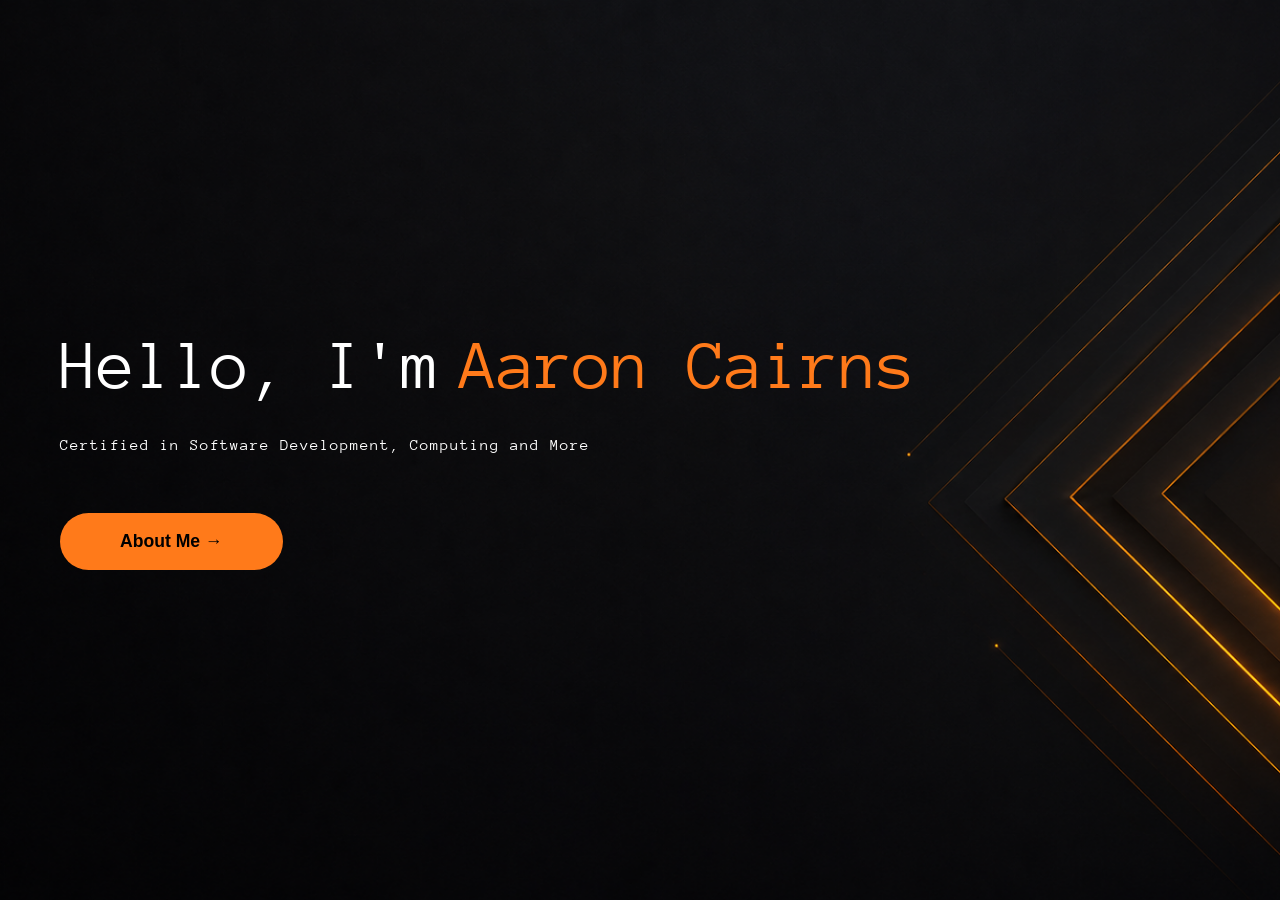
<file: index.html>
<!DOCTYPE html>
<html lang="en">
<head>
    <meta charset="UTF-8">
    <meta name="viewport" content="width=device-width, initial-scale=1.0">
    <title>Aaron Cairns</title>
    <link rel="icon" href="favicon.ico">

    <link rel="stylesheet" href="Styles/global.css">
    <link rel="stylesheet" href="Styles/index.css">

    <link rel="preconnect" href="https://fonts.googleapis.com">
    <link rel="preconnect" href="https://fonts.gstatic.com" crossorigin>
    <link rel="stylesheet" href="https://fonts.googleapis.com/css2?family=Anonymous+Pro:wght@400&display=swap">
</head>
<body>

<section class="hero">
    <div class="hero-content">

        <h1 class="title">
            <span class="white-text">Hello, I'm</span>
            <span class="orange-text">Aaron Cairns</span>
        </h1>

        <p class="subtitle">
            Certified in Software Development, Computing and More
        </p>

        <a href="Pages/about.html" class="btn">About Me →</a>

    </div>
</section>
    
<script src="js/index.js"></script>
</body>
</html>
</file>
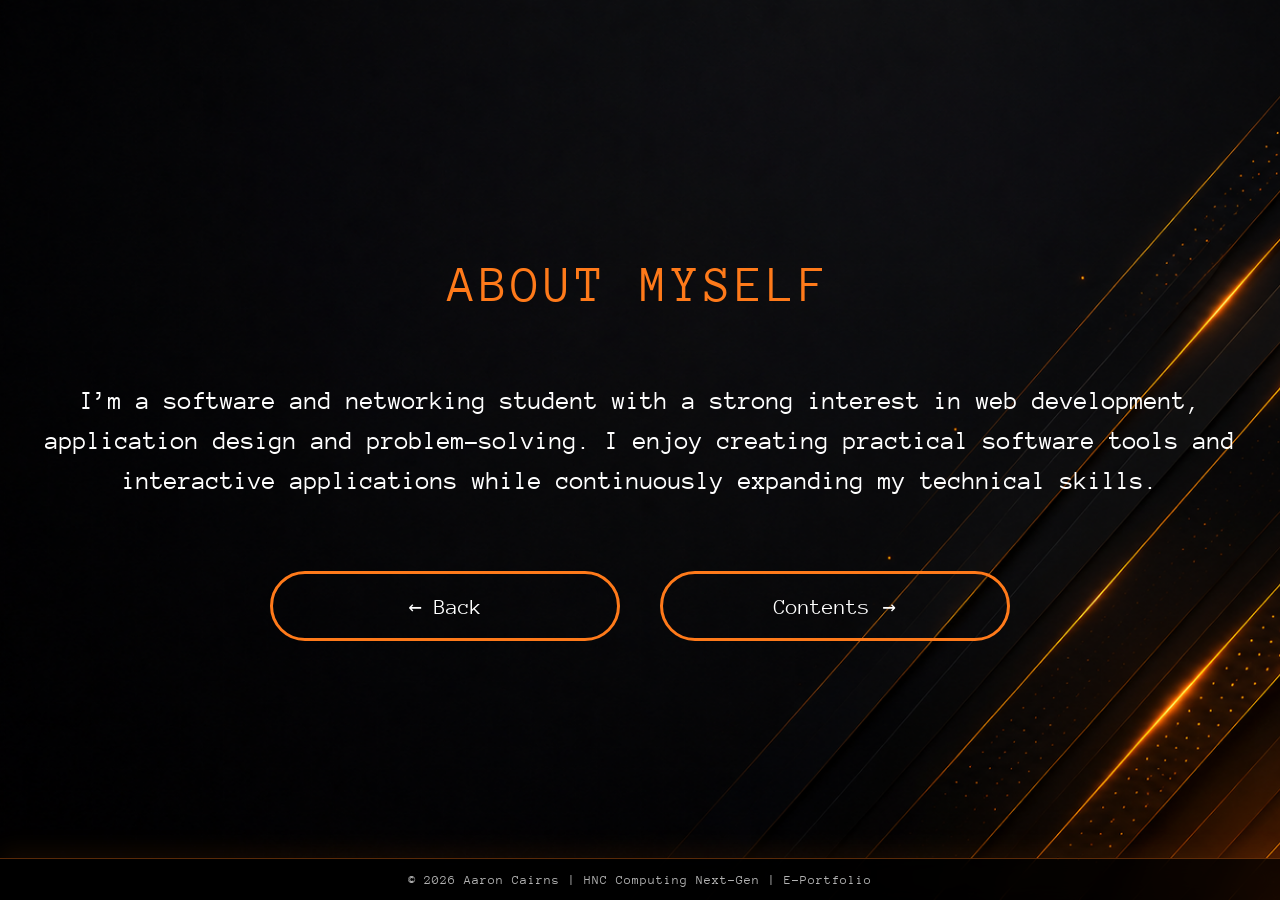
<file: Pages/about.html>
<!DOCTYPE html>
<html lang="en">
<head>
    <meta charset="UTF-8">
    <meta name="viewport" content="width=device-width, initial-scale=1.0">
    <title>About Myself</title>
    <link rel="icon" href="favicon.ico">

    <link rel="stylesheet" href="../Styles/global.css">
    <link rel="stylesheet" href="../Styles/about.css">

    <link rel="preconnect" href="https://fonts.googleapis.com">
    <link rel="preconnect" href="https://fonts.gstatic.com" crossorigin>
    <link rel="stylesheet" href="https://fonts.googleapis.com/css2?family=Anonymous+Pro:wght@400&display=swap">
   
</head>
<body>

    <section class="about-page">

        <div class="about-content">

            <h1 class="about-title">
                ABOUT MYSELF
            </h1>

            <p class="about-text">
                I’m a software and networking student with a strong interest in web
                development, application design and problem-solving. I enjoy
                creating practical software tools and interactive applications
                while continuously expanding my technical skills.
            </p>

<div class="about-buttons">

    <a href="../index.html" class="outline-btn">
        ← Back
    </a>

    <a href="contents.html" class="outline-btn">
        Contents →
    </a>

</div>

        </div>

    </section>
    <footer class="footer">
        <p>© 2026 Aaron Cairns | HNC Computing Next-Gen | E-Portfolio</p>
    </footer>

</body>
</html>
</file>
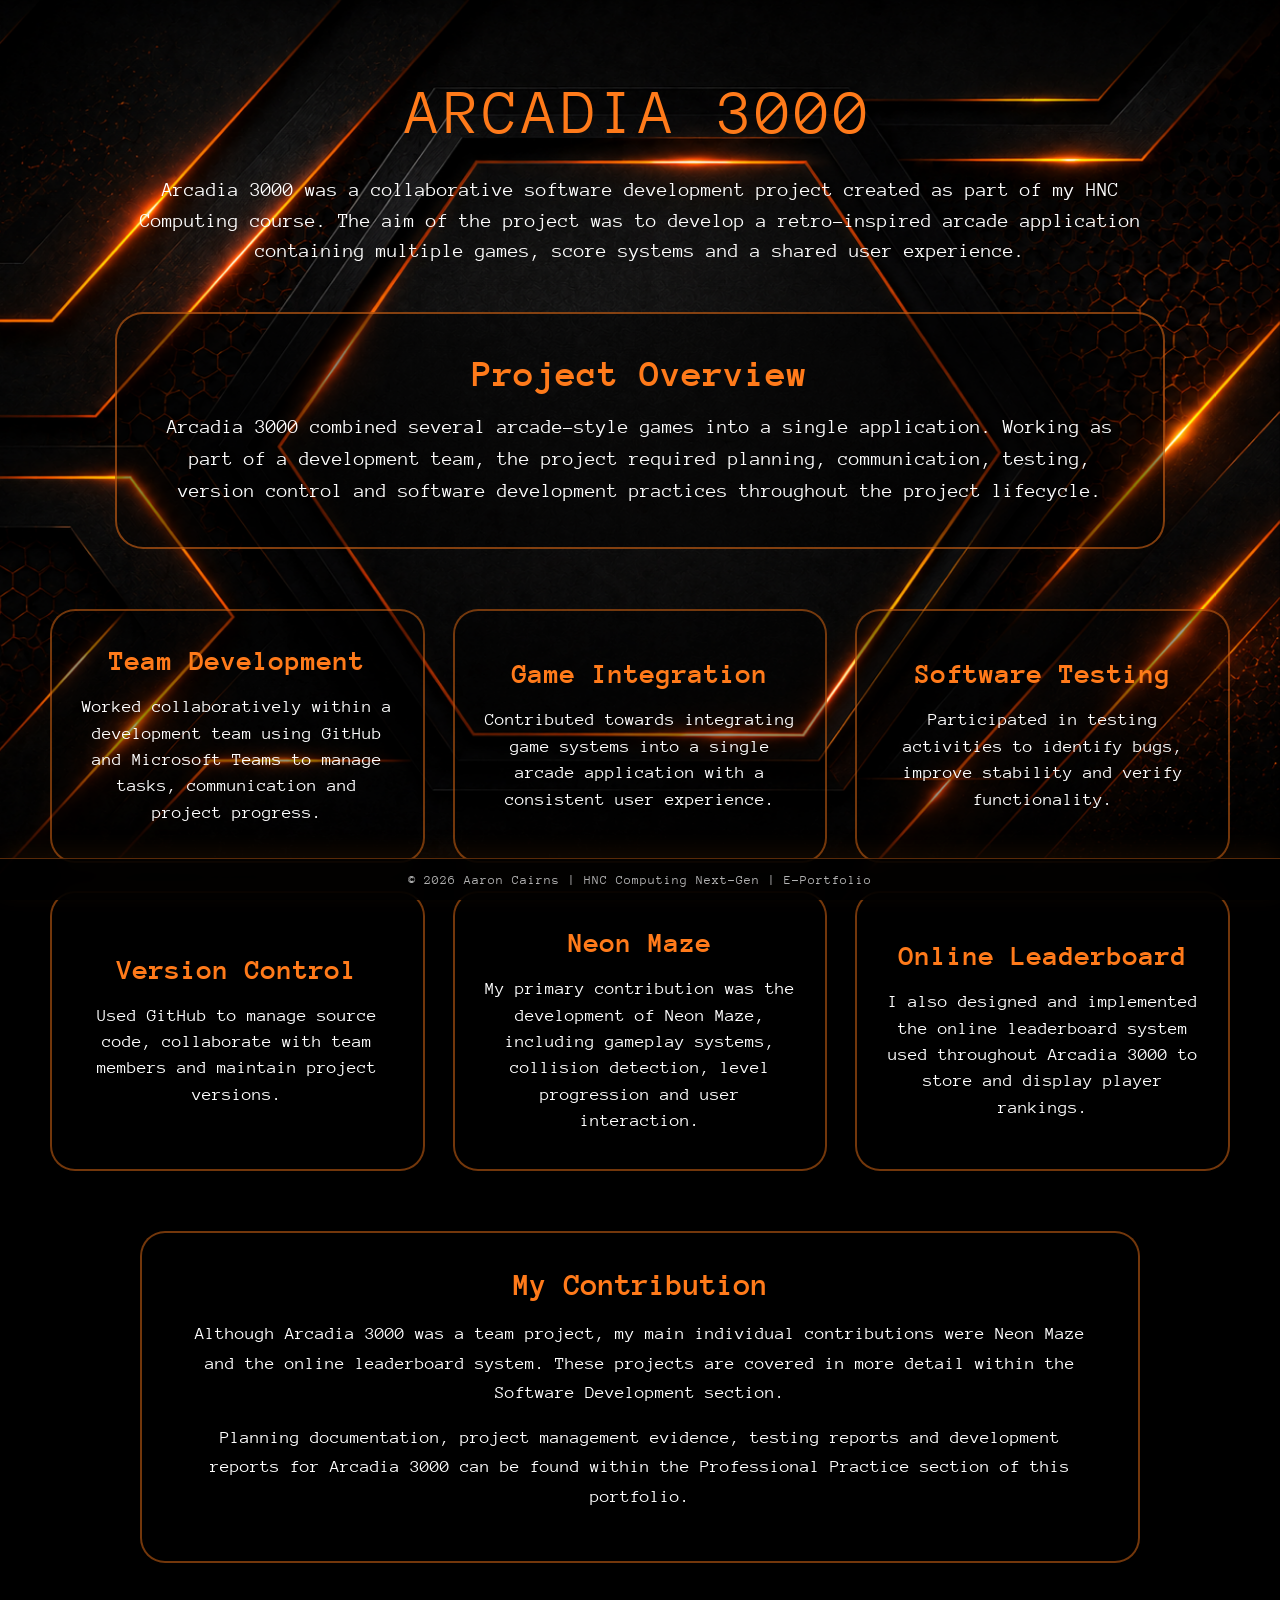
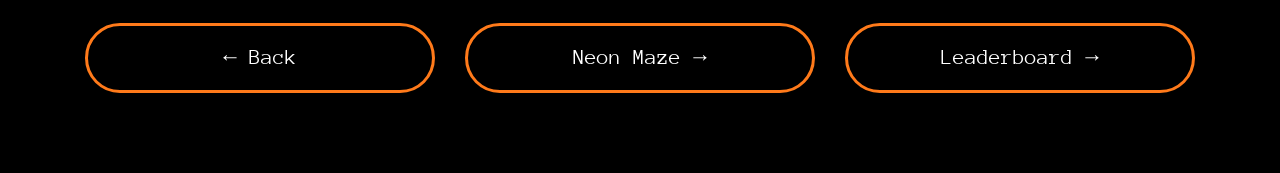
<file: Pages/arcadia3000.html>
<!DOCTYPE html>
<html lang="en">
<head>
    <meta charset="UTF-8">
    <meta name="viewport" content="width=device-width, initial-scale=1.0">
    <title>Arcadia 3000</title>
    <link rel="icon" href="favicon.ico">

    <link rel="stylesheet" href="../Styles/global.css">
    <link rel="stylesheet" href="../Styles/arcadia3000.css">

    <link rel="preconnect" href="https://fonts.googleapis.com">
    <link rel="preconnect" href="https://fonts.gstatic.com" crossorigin>
    <link rel="stylesheet" href="https://fonts.googleapis.com/css2?family=Anonymous+Pro:wght@400;700&display=swap">
    
</head>
<body>

<section class="arcadia-page">

    <div class="arcadia-content">

        <h1 class="arcadia-title">ARCADIA 3000</h1>

        <p class="arcadia-intro">
            Arcadia 3000 was a collaborative software development project created
            as part of my HNC Computing course. The aim of the project was to
            develop a retro-inspired arcade application containing multiple games,
            score systems and a shared user experience.
        </p>

        <div class="arcadia-highlight">

            <h2>Project Overview</h2>

            <p>
                Arcadia 3000 combined several arcade-style games into a single
                application. Working as part of a development team, the project
                required planning, communication, testing, version control and
                software development practices throughout the project lifecycle.
            </p>

        </div>

        <div class="arcadia-grid">

            <div class="arcadia-card">
                <h2>Team Development</h2>

                <p>
                    Worked collaboratively within a development team using
                    GitHub and Microsoft Teams to manage tasks,
                    communication and project progress.
                </p>
            </div>

            <div class="arcadia-card">
                <h2>Game Integration</h2>

                <p>
                    Contributed towards integrating game systems into a
                    single arcade application with a consistent user experience.
                </p>
            </div>

            <div class="arcadia-card">
                <h2>Software Testing</h2>

                <p>
                    Participated in testing activities to identify bugs,
                    improve stability and verify functionality.
                </p>
            </div>

            <div class="arcadia-card">
                <h2>Version Control</h2>

                <p>
                    Used GitHub to manage source code, collaborate with team
                    members and maintain project versions.
                </p>
            </div>

            <div class="arcadia-card">
                <h2>Neon Maze</h2>

                <p>
                    My primary contribution was the development of Neon Maze,
                    including gameplay systems, collision detection,
                    level progression and user interaction.
                </p>
            </div>

            <div class="arcadia-card">
                <h2>Online Leaderboard</h2>

                <p>
                    I also designed and implemented the online leaderboard
                    system used throughout Arcadia 3000 to store and display
                    player rankings.
                </p>
            </div>

        </div>

        <div class="arcadia-note">

            <h2>My Contribution</h2>

            <p>
                Although Arcadia 3000 was a team project, my main individual
                contributions were Neon Maze and the online leaderboard system.
                These projects are covered in more detail within the Software
                Development section.
            </p>

            <p>
                Planning documentation, project management evidence, testing
                reports and development reports for Arcadia 3000 can be found
                within the Professional Practice section of this portfolio.
            </p>

        </div>

        <div class="arcadia-buttons">

            <a href="soft_dev.html" class="outline-btn">
                ← Back
            </a>

            <a href="neon_maze.html" class="outline-btn">
                Neon Maze →
            </a>

            <a href="leaderboard.html" class="outline-btn">
                Leaderboard →
            </a>

        </div>

    </div>

</section>
<footer class="footer">
 <p>© 2026 Aaron Cairns | HNC Computing Next-Gen | E-Portfolio</p>
</footer>
</body>
</html>
</file>
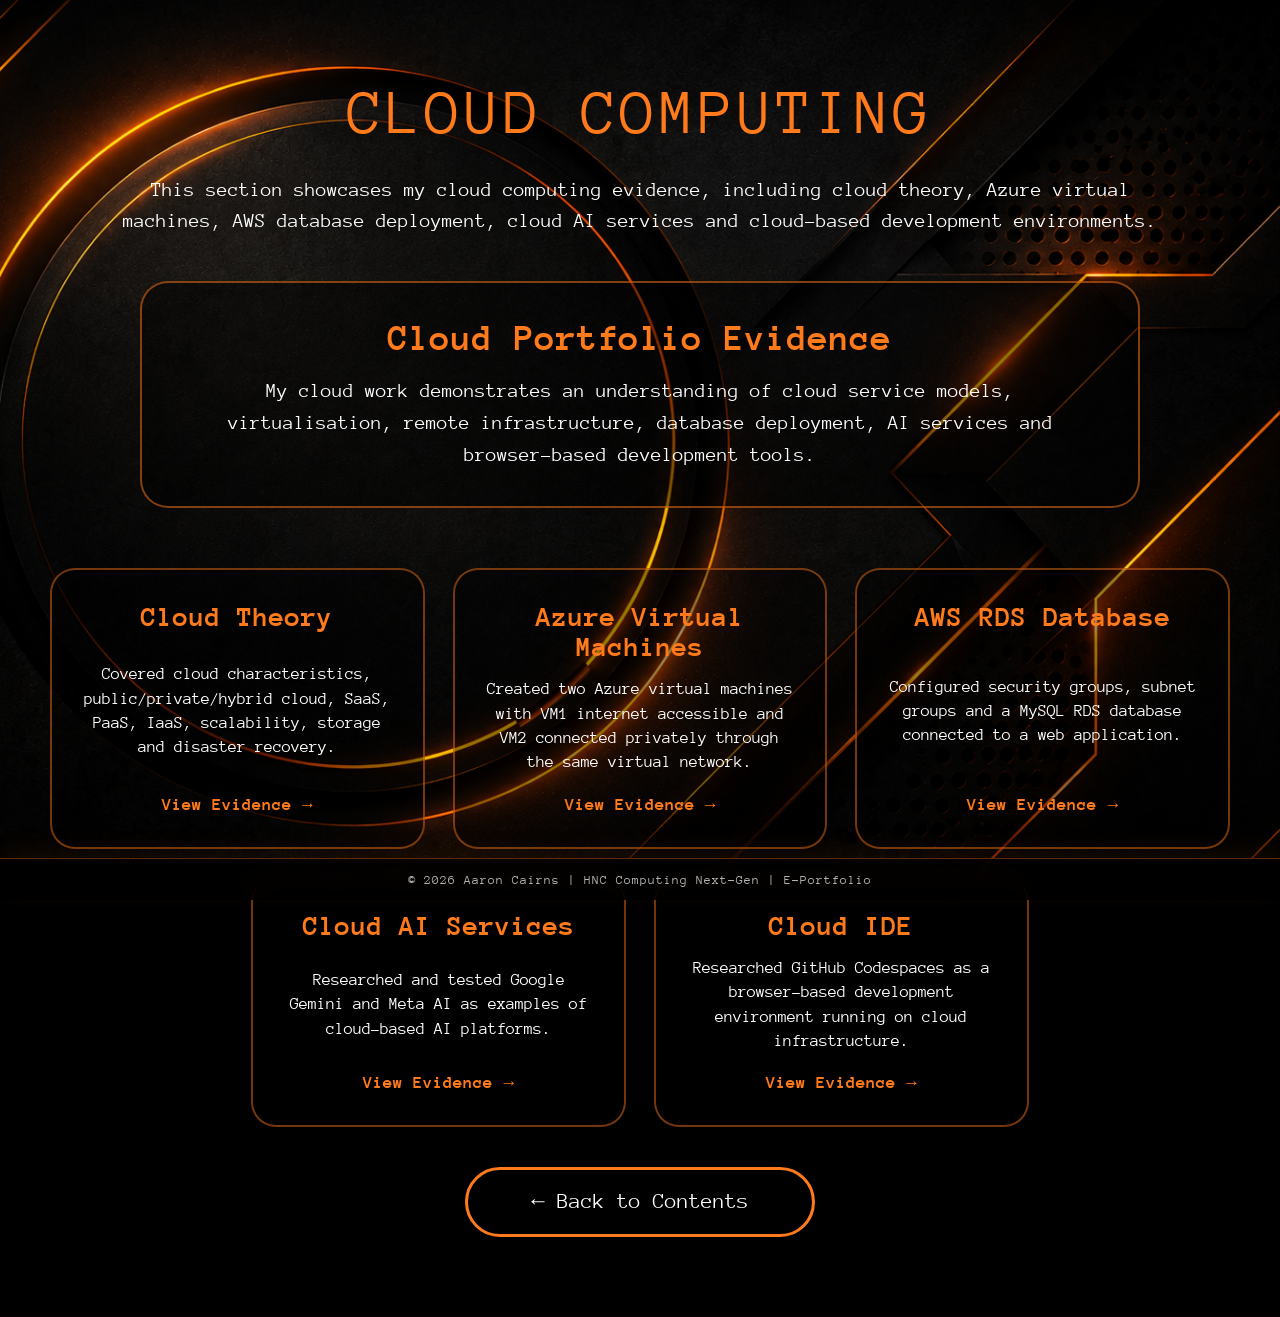
<file: Pages/cloud.html>
<!DOCTYPE html>
<html lang="en">
<head>
    <meta charset="UTF-8">
    <meta name="viewport" content="width=device-width, initial-scale=1.0">
    <title>Cloud Computing</title>
    <link rel="icon" href="favicon.ico">

    <link rel="stylesheet" href="../Styles/global.css">
    <link rel="stylesheet" href="../Styles/cloud.css">

    <link rel="preconnect" href="https://fonts.googleapis.com">
    <link rel="preconnect" href="https://fonts.gstatic.com" crossorigin>
    <link rel="stylesheet" href="https://fonts.googleapis.com/css2?family=Anonymous+Pro:wght@400;700&display=swap">
   
</head>
<body>

<section class="cloud-page">

    <div class="cloud-content">

        <h1 class="cloud-title">CLOUD COMPUTING</h1>

        <p class="cloud-intro">
            This section showcases my cloud computing evidence, including cloud theory,
            Azure virtual machines, AWS database deployment, cloud AI services and
            cloud-based development environments.
        </p>

        <div class="cloud-highlight">
            <h2>Cloud Portfolio Evidence</h2>
            <p>
                My cloud work demonstrates an understanding of cloud service models,
                virtualisation, remote infrastructure, database deployment, AI services
                and browser-based development tools.
            </p>
        </div>

        <div class="cloud-grid">

            <a href="../Assets/documents/Cloud Prep questions - Aaron Cairns.docx" class="cloud-card" target="_blank">
                <h2>Cloud Theory</h2>
                <p>
                    Covered cloud characteristics, public/private/hybrid cloud,
                    SaaS, PaaS, IaaS, scalability, storage and disaster recovery.
                </p>
                <span>View Evidence →</span>
            </a>

            <a href="../Assets/documents/Outcome 2 logbook - Aaron Cairns.docx" class="cloud-card" target="_blank">
                <h2>Azure Virtual Machines</h2>
                <p>
                    Created two Azure virtual machines with VM1 internet accessible
                    and VM2 connected privately through the same virtual network.
                </p>
                <span>View Evidence →</span>
            </a>

            <a href="../Assets/documents/Outcome 3 - Aaron Cairns.docx" class="cloud-card" target="_blank">
                <h2>AWS RDS Database</h2>
                <p>
                    Configured security groups, subnet groups and a MySQL RDS
                    database connected to a web application.
                </p>
                <span>View Evidence →</span>
            </a>

            <a href="../Assets/documents/Outcome 4 - Aaron Cairns.docx" class="cloud-card" target="_blank">
                <h2>Cloud AI Services</h2>
                <p>
                    Researched and tested Google Gemini and Meta AI as examples
                    of cloud-based AI platforms.
                </p>
                <span>View Evidence →</span>
            </a>

            <a href="../Assets/documents/Outcome 5 - Aaron Cairns.docx" class="cloud-card" target="_blank">
                <h2>Cloud IDE</h2>
                <p>
                    Researched GitHub Codespaces as a browser-based development
                    environment running on cloud infrastructure.
                </p>
                <span>View Evidence →</span>
            </a>

        </div>

        <div class="cloud-buttons">
            <a href="contents.html" class="outline-btn">← Back to Contents</a>
        </div>

    </div>

</section>
<footer class="footer">
 <p>© 2026 Aaron Cairns | HNC Computing Next-Gen | E-Portfolio</p>
</footer>
</body>
</html>
</file>
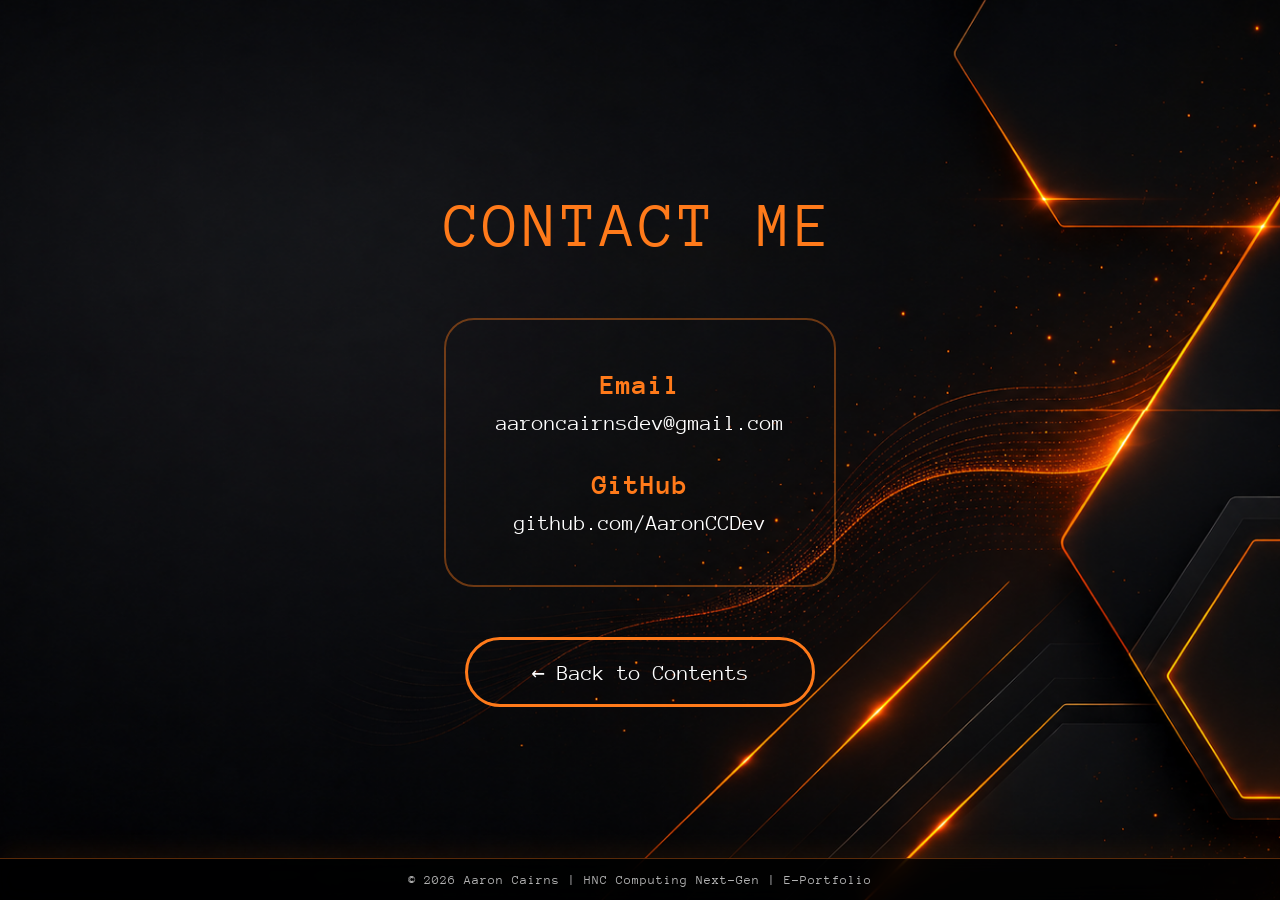
<file: Pages/contact.html>
<!DOCTYPE html>
<html lang="en">
<head>
    <meta charset="UTF-8">
    <meta name="viewport" content="width=device-width, initial-scale=1.0">
    <title>Contact Me</title>
    <link rel="icon" href="favicon.ico">

    <link rel="stylesheet" href="../Styles/global.css">
    <link rel="stylesheet" href="../Styles/contact.css">

    <link rel="preconnect" href="https://fonts.googleapis.com">
    <link rel="preconnect" href="https://fonts.gstatic.com" crossorigin>

    <link rel="stylesheet" href="https://fonts.googleapis.com/css2?family=Anonymous+Pro:wght@400&display=swap">
    
</head>
<body>

    <section class="contact-page">

        <div class="contact-content">

            <h1 class="contact-title">
                CONTACT ME
            </h1>

            <div class="contact-card">

                <div class="contact-item">
                    <h2>Email</h2>

                    <a href="mailto:aaroncairnsdev@gmail.com">
                        aaroncairnsdev@gmail.com
                    </a>
                </div>

                <div class="contact-item">
                    <h2>GitHub</h2>

                    <a href="https://github.com/AaronCCDev"
                       target="_blank"
                       rel="noopener noreferrer">
                        github.com/AaronCCDev
                    </a>
                </div>

            </div>

            <a href="contents.html" class="outline-btn">
                ← Back to Contents
            </a>

        </div>

    </section>
    <footer class="footer">
     <p>© 2026 Aaron Cairns | HNC Computing Next-Gen | E-Portfolio</p>
    </footer>
</body>
</html>
</file>
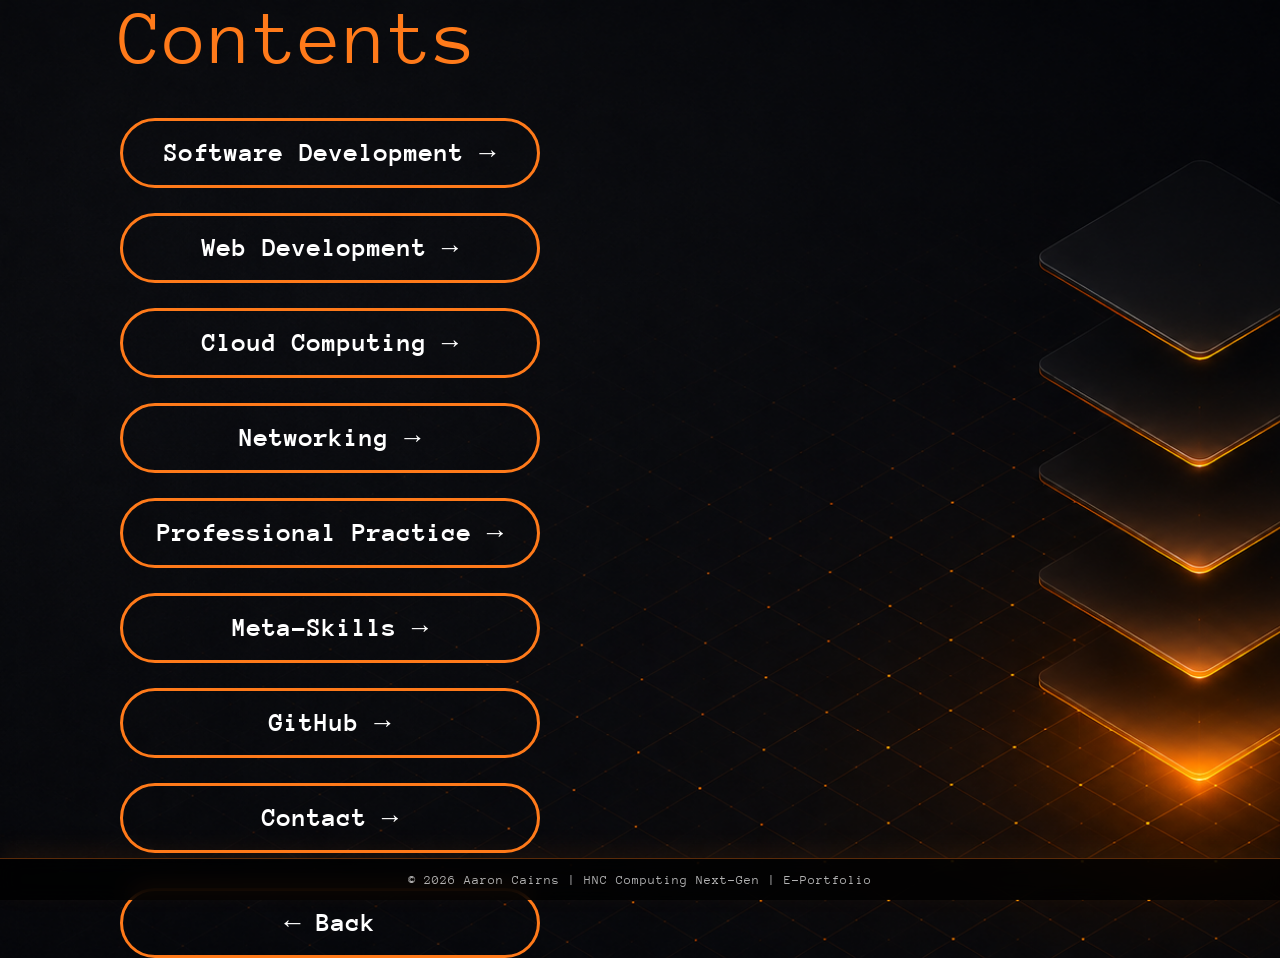
<file: Pages/contents.html>
<!DOCTYPE html>
<html lang="en">
<head>
    <meta charset="UTF-8">
    <meta name="viewport" content="width=device-width, initial-scale=1.0">
    <title>Contents</title>
    <link rel="icon" href="favicon.ico">

    <link rel="stylesheet" href="../Styles/global.css">
    <link rel="stylesheet" href="../Styles/contents.css">

    <link rel="preconnect" href="https://fonts.googleapis.com">
    <link rel="preconnect" href="https://fonts.gstatic.com" crossorigin>
    <link rel="stylesheet" href="https://fonts.googleapis.com/css2?family=Anonymous+Pro:wght@400&display=swap">
    
</head>
<body>

    <section class="contents-page">

        <div class="contents-content">

            <h1 class="contents-title">Contents</h1>

            <div class="contents-buttons">

                <a href="soft_dev.html" class="contents-btn">Software Development →</a>
                <a href="web_dev.html" class="contents-btn">Web Development  →</a>
                <a href="cloud.html" class="contents-btn">Cloud Computing →</a>
                <a href="network.html" class="contents-btn">Networking →</a>
                <a href="prof_practice.html" class="contents-btn">Professional Practice →</a>
                <a href="meta.html" class="contents-btn">Meta-Skills →</a>
                <a href="https://github.com/AaronCCDev" class="contents-btn" target="_blank">GitHub →</a>
                <a href="contact.html" class="contents-btn">Contact →</a>

                <a href="about.html" class="contents-btn back-content-btn">← Back</a>

            </div>

        </div>

    </section>
    <footer class="footer">
     <p>© 2026 Aaron Cairns | HNC Computing Next-Gen | E-Portfolio</p>
    </footer>
</body>
</html>
</file>
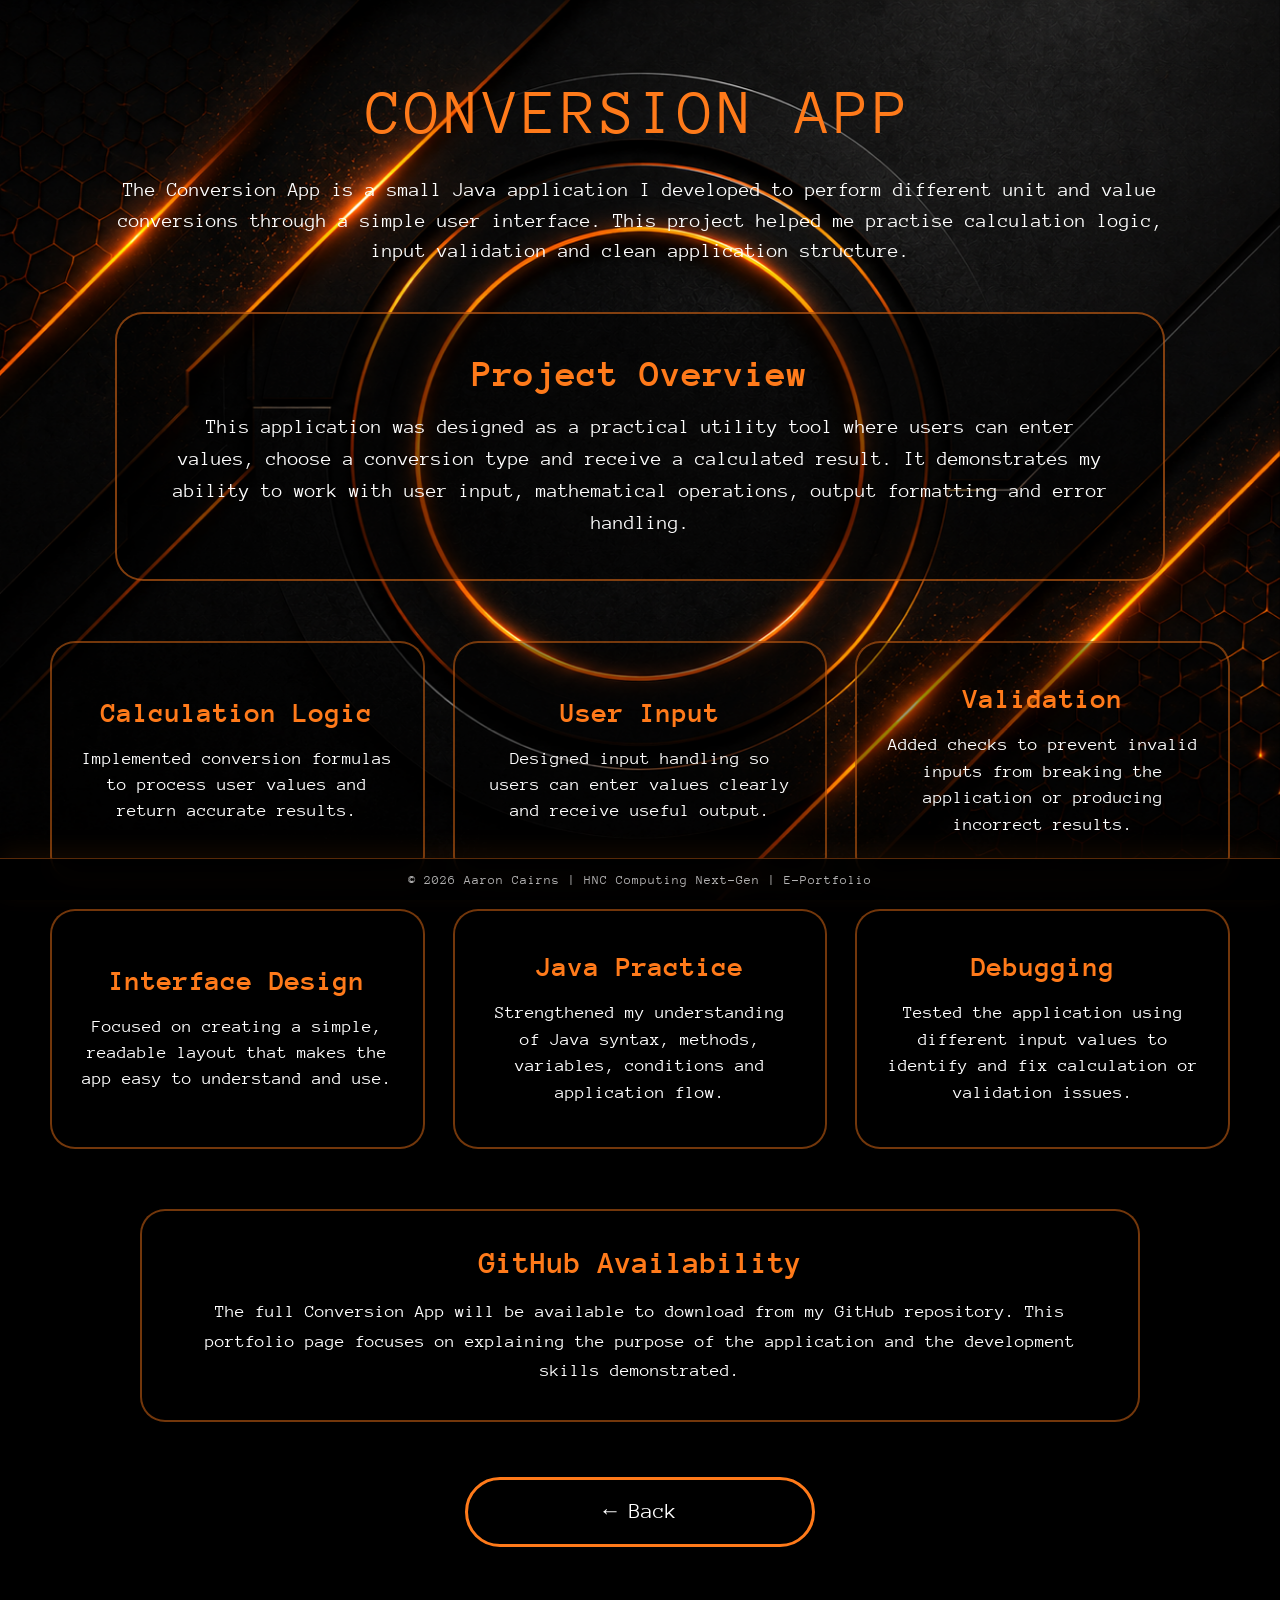
<file: Pages/conversion_app.html>
<!DOCTYPE html>
<html lang="en">
<head>
    <meta charset="UTF-8">
    <meta name="viewport" content="width=device-width, initial-scale=1.0">
    <title>Conversion App</title>
    <link rel="icon" href="favicon.ico">

    <link rel="stylesheet" href="../Styles/global.css">
    <link rel="stylesheet" href="../Styles/conversion_app.css">

    <link rel="preconnect" href="https://fonts.googleapis.com">
    <link rel="preconnect" href="https://fonts.gstatic.com" crossorigin>
    <link rel="stylesheet" href="https://fonts.googleapis.com/css2?family=Anonymous+Pro:wght@400;700&display=swap">

</head>
<body>

<section class="conversion-page">

    <div class="conversion-content">

        <h1 class="conversion-title">CONVERSION APP</h1>

        <p class="conversion-intro">
            The Conversion App is a small Java application I developed to perform
            different unit and value conversions through a simple user interface.
            This project helped me practise calculation logic, input validation and
            clean application structure.
        </p>

        <div class="conversion-highlight">

            <h2>Project Overview</h2>

            <p>
                This application was designed as a practical utility tool where users
                can enter values, choose a conversion type and receive a calculated
                result. It demonstrates my ability to work with user input, mathematical
                operations, output formatting and error handling.
            </p>

        </div>

        <div class="conversion-grid">

            <div class="conversion-card">
                <h2>Calculation Logic</h2>
                <p>
                    Implemented conversion formulas to process user values and return
                    accurate results.
                </p>
            </div>

            <div class="conversion-card">
                <h2>User Input</h2>
                <p>
                    Designed input handling so users can enter values clearly and
                    receive useful output.
                </p>
            </div>

            <div class="conversion-card">
                <h2>Validation</h2>
                <p>
                    Added checks to prevent invalid inputs from breaking the application
                    or producing incorrect results.
                </p>
            </div>

            <div class="conversion-card">
                <h2>Interface Design</h2>
                <p>
                    Focused on creating a simple, readable layout that makes the app
                    easy to understand and use.
                </p>
            </div>

            <div class="conversion-card">
                <h2>Java Practice</h2>
                <p>
                    Strengthened my understanding of Java syntax, methods, variables,
                    conditions and application flow.
                </p>
            </div>

            <div class="conversion-card">
                <h2>Debugging</h2>
                <p>
                    Tested the application using different input values to identify and
                    fix calculation or validation issues.
                </p>
            </div>

        </div>

        <div class="conversion-note">

            <h2>GitHub Availability</h2>

            <p>
                The full Conversion App will be available to download from my GitHub
                repository. This portfolio page focuses on explaining the purpose of
                the application and the development skills demonstrated.
            </p>

        </div>

        <div class="conversion-buttons">

            <a href="soft_dev.html" class="outline-btn">
                ← Back
            </a>

        </div>

    </div>

</section>
<footer class="footer">
 <p>© 2026 Aaron Cairns | HNC Computing Next-Gen | E-Portfolio</p>
</footer>
</body>
</html>
</file>
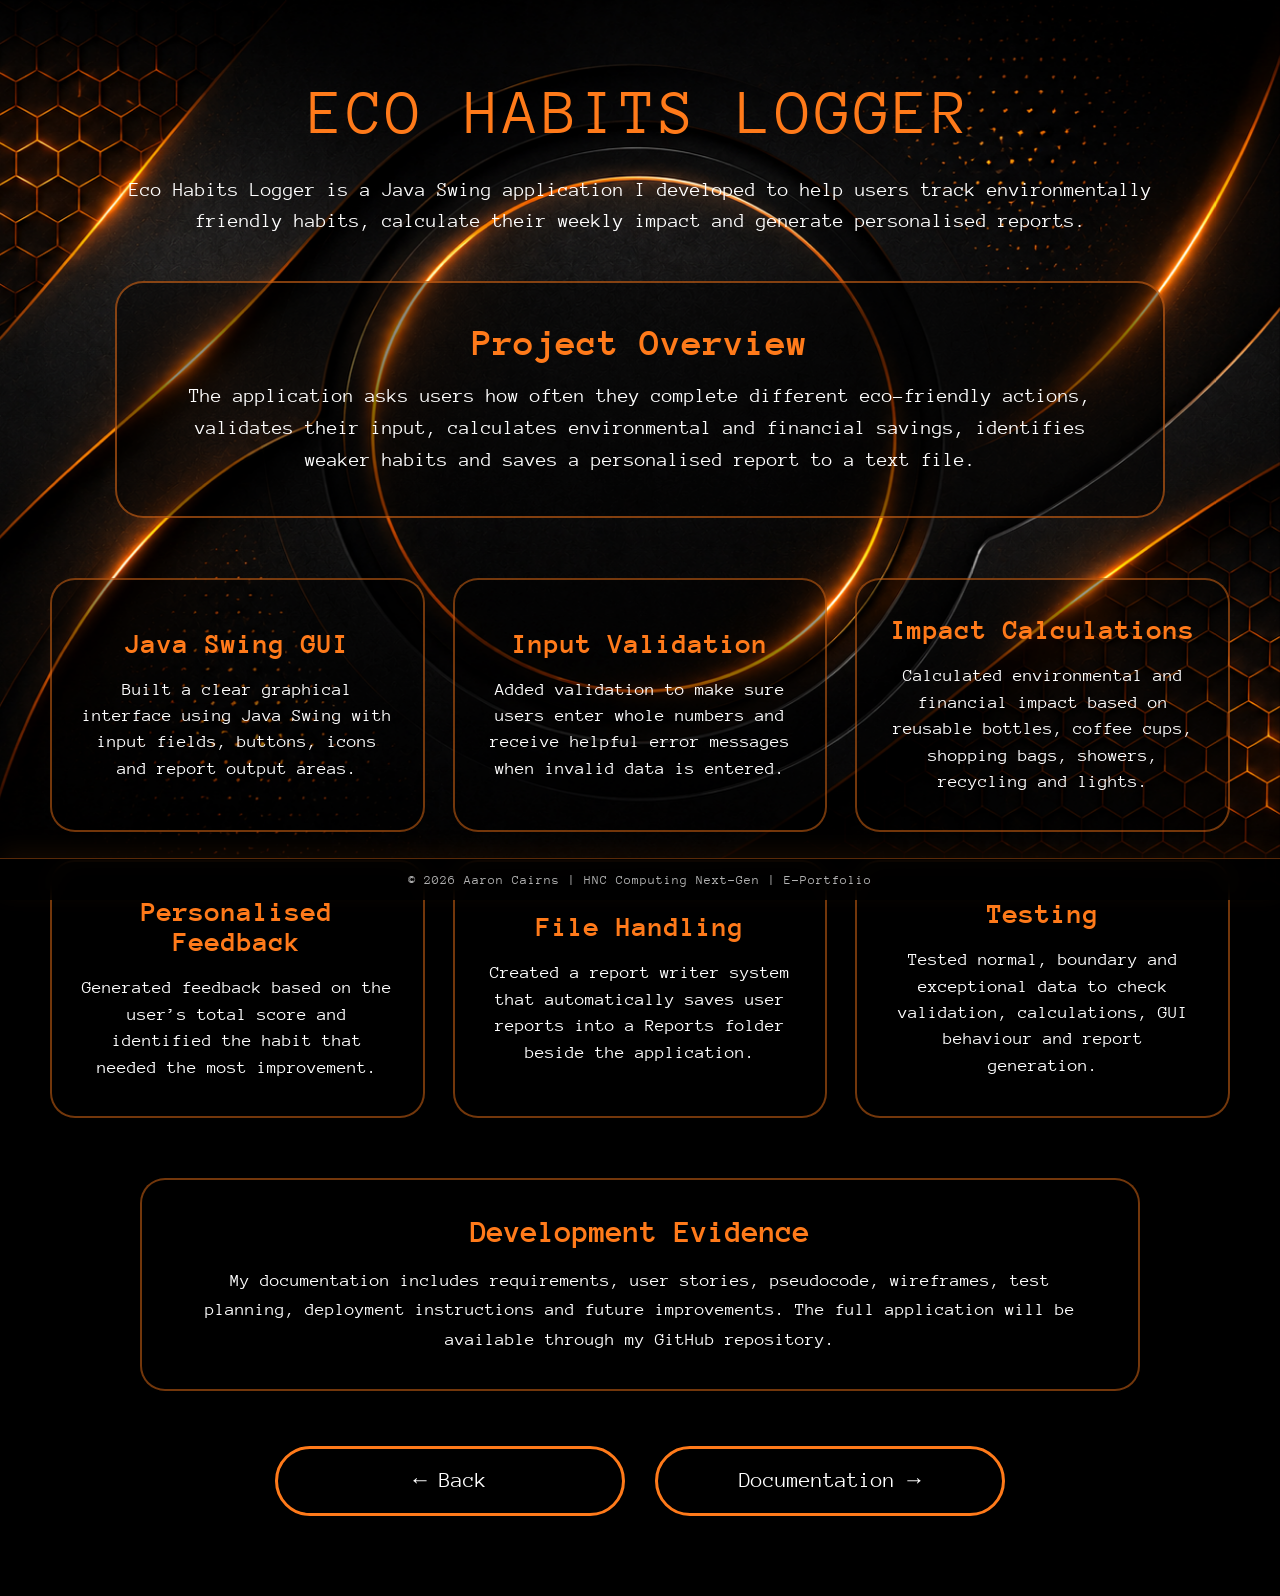
<file: Pages/eco_habits.html>
<!DOCTYPE html>
<html lang="en">
<head>
    <meta charset="UTF-8">
    <meta name="viewport" content="width=device-width, initial-scale=1.0">
    <title>Eco Habits Logger</title>
    <link rel="icon" href="favicon.ico">

    <link rel="stylesheet" href="../Styles/global.css">
    <link rel="stylesheet" href="../Styles/eco_habits.css">

    <link rel="preconnect" href="https://fonts.googleapis.com">
    <link rel="preconnect" href="https://fonts.gstatic.com" crossorigin>
    <link rel="stylesheet" href="https://fonts.googleapis.com/css2?family=Anonymous+Pro:wght@400;700&display=swap">

</head>
<body>

<section class="eco-page">

    <div class="eco-content">

        <h1 class="eco-title">ECO HABITS LOGGER</h1>

        <p class="eco-intro">
            Eco Habits Logger is a Java Swing application I developed to help users
            track environmentally friendly habits, calculate their weekly impact and
            generate personalised reports.
        </p>

        <div class="eco-highlight">

            <h2>Project Overview</h2>

            <p>
                The application asks users how often they complete different eco-friendly
                actions, validates their input, calculates environmental and financial
                savings, identifies weaker habits and saves a personalised report to a text file.
            </p>

        </div>

        <div class="eco-grid">

            <div class="eco-card">
                <h2>Java Swing GUI</h2>
                <p>
                    Built a clear graphical interface using Java Swing with input fields,
                    buttons, icons and report output areas.
                </p>
            </div>

            <div class="eco-card">
                <h2>Input Validation</h2>
                <p>
                    Added validation to make sure users enter whole numbers and receive
                    helpful error messages when invalid data is entered.
                </p>
            </div>

            <div class="eco-card">
                <h2>Impact Calculations</h2>
                <p>
                    Calculated environmental and financial impact based on reusable bottles,
                    coffee cups, shopping bags, showers, recycling and lights.
                </p>
            </div>

            <div class="eco-card">
                <h2>Personalised Feedback</h2>
                <p>
                    Generated feedback based on the user’s total score and identified the
                    habit that needed the most improvement.
                </p>
            </div>

            <div class="eco-card">
                <h2>File Handling</h2>
                <p>
                    Created a report writer system that automatically saves user reports
                    into a Reports folder beside the application.
                </p>
            </div>

            <div class="eco-card">
                <h2>Testing</h2>
                <p>
                    Tested normal, boundary and exceptional data to check validation,
                    calculations, GUI behaviour and report generation.
                </p>
            </div>

        </div>

        <div class="eco-note">

            <h2>Development Evidence</h2>

            <p>
                My documentation includes requirements, user stories, pseudocode,
                wireframes, test planning, deployment instructions and future improvements.
                The full application will be available through my GitHub repository.
            </p>

        </div>

        <div class="eco-buttons">

            <a href="soft_dev.html" class="outline-btn">
                ← Back
            </a>

            <a href="../Assets/documents/Eco habits logger - Aaron Cairns.docx"
               class="outline-btn"
               target="_blank">
                Documentation →
            </a>

        </div>

    </div>

</section>
<footer class="footer">
 <p>© 2026 Aaron Cairns | HNC Computing Next-Gen | E-Portfolio</p>
</footer>
</body>
</html>
</file>
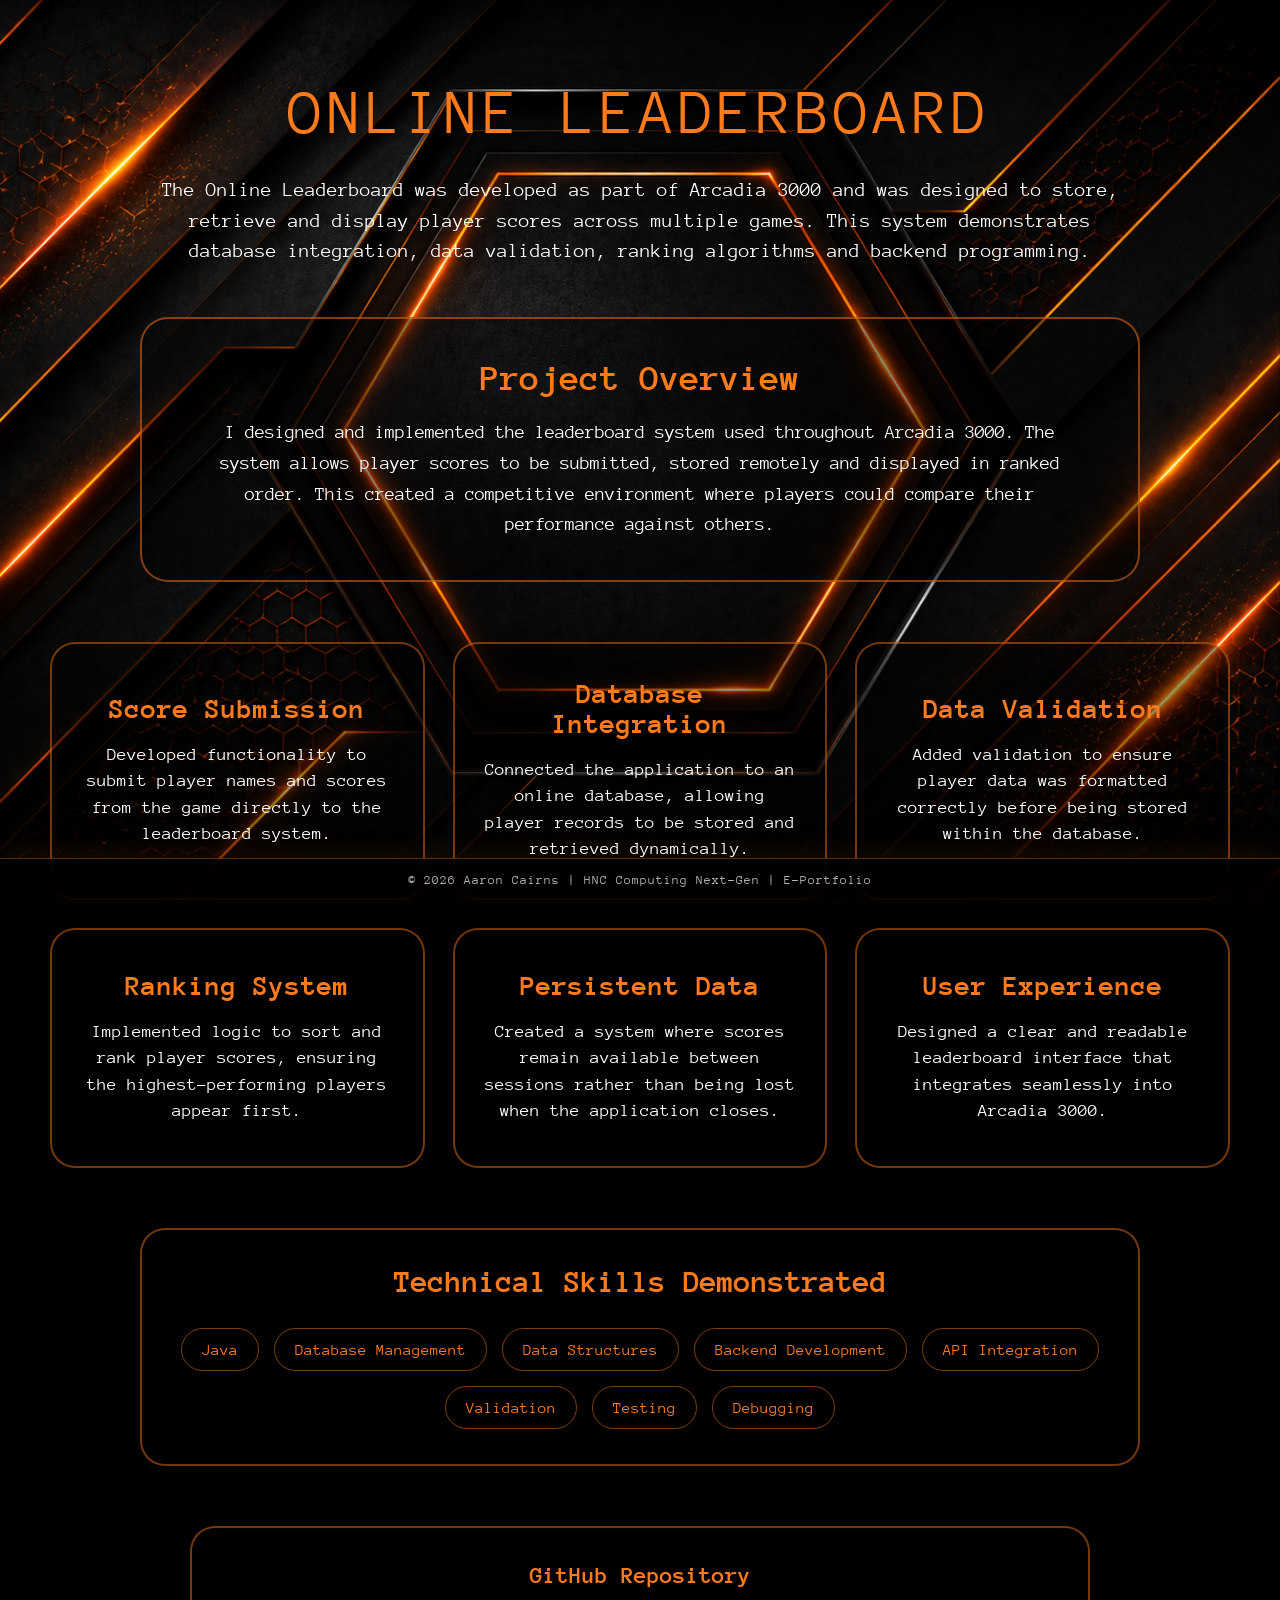
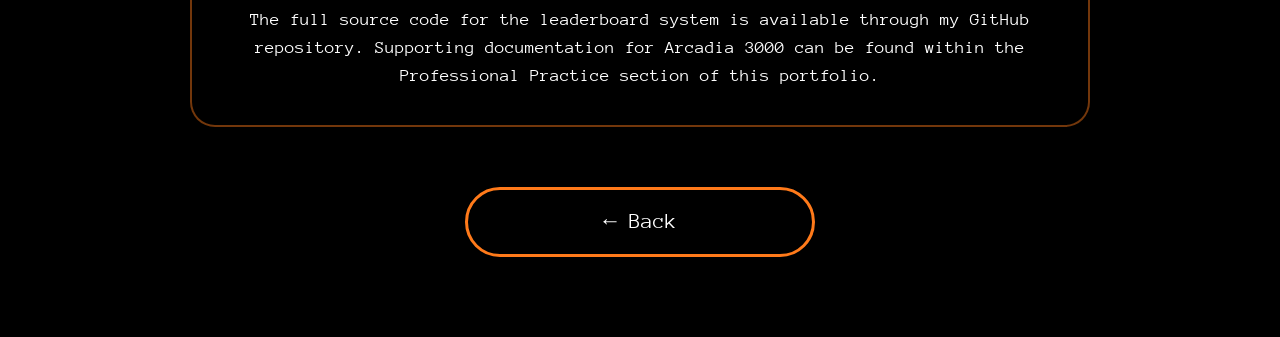
<file: Pages/leaderboard.html>
<!DOCTYPE html>
<html lang="en">
<head>
    <meta charset="UTF-8">
    <meta name="viewport" content="width=device-width, initial-scale=1.0">
    <title>Online Leaderboard</title>
    <link rel="icon" href="favicon.ico">

    <link rel="stylesheet" href="../Styles/global.css">
    <link rel="stylesheet" href="../Styles/leaderboard.css">

    <link rel="preconnect" href="https://fonts.googleapis.com">
    <link rel="preconnect" href="https://fonts.gstatic.com" crossorigin>
    <link rel="stylesheet" href="https://fonts.googleapis.com/css2?family=Anonymous+Pro:wght@400;700&display=swap">

</head>
<body>

<section class="leaderboard-page">

    <div class="leaderboard-content">

        <h1 class="leaderboard-title">ONLINE LEADERBOARD</h1>

        <p class="leaderboard-intro">
            The Online Leaderboard was developed as part of Arcadia 3000 and was
            designed to store, retrieve and display player scores across multiple games.
            This system demonstrates database integration, data validation, ranking
            algorithms and backend programming.
        </p>

        <div class="leaderboard-highlight">

            <h2>Project Overview</h2>

            <p>
                I designed and implemented the leaderboard system used throughout
                Arcadia 3000. The system allows player scores to be submitted,
                stored remotely and displayed in ranked order. This created a
                competitive environment where players could compare their
                performance against others.
            </p>

        </div>

        <div class="leaderboard-grid">

            <div class="leaderboard-card">
                <h2>Score Submission</h2>

                <p>
                    Developed functionality to submit player names and scores
                    from the game directly to the leaderboard system.
                </p>
            </div>

            <div class="leaderboard-card">
                <h2>Database Integration</h2>

                <p>
                    Connected the application to an online database, allowing
                    player records to be stored and retrieved dynamically.
                </p>
            </div>

            <div class="leaderboard-card">
                <h2>Data Validation</h2>

                <p>
                    Added validation to ensure player data was formatted
                    correctly before being stored within the database.
                </p>
            </div>

            <div class="leaderboard-card">
                <h2>Ranking System</h2>

                <p>
                    Implemented logic to sort and rank player scores,
                    ensuring the highest-performing players appear first.
                </p>
            </div>

            <div class="leaderboard-card">
                <h2>Persistent Data</h2>

                <p>
                    Created a system where scores remain available between
                    sessions rather than being lost when the application closes.
                </p>
            </div>

            <div class="leaderboard-card">
                <h2>User Experience</h2>

                <p>
                    Designed a clear and readable leaderboard interface
                    that integrates seamlessly into Arcadia 3000.
                </p>
            </div>

        </div>

        <div class="leaderboard-tech">

            <h2>Technical Skills Demonstrated</h2>

            <div class="skills-list">

                <span>Java</span>
                <span>Database Management</span>
                <span>Data Structures</span>
                <span>Backend Development</span>
                <span>API Integration</span>
                <span>Validation</span>
                <span>Testing</span>
                <span>Debugging</span>

            </div>

        </div>

        <div class="leaderboard-note">

            <h2>GitHub Repository</h2>

            <p>
                The full source code for the leaderboard system is available
                through my GitHub repository. Supporting documentation for
                Arcadia 3000 can be found within the Professional Practice
                section of this portfolio.
            </p>

        </div>

        <div class="leaderboard-buttons">

            <a href="soft_dev.html" class="outline-btn">
                ← Back
            </a>

        </div>

    </div>

</section>
<footer class="footer">
 <p>© 2026 Aaron Cairns | HNC Computing Next-Gen | E-Portfolio</p>
</footer>
</body>
</html>
</file>
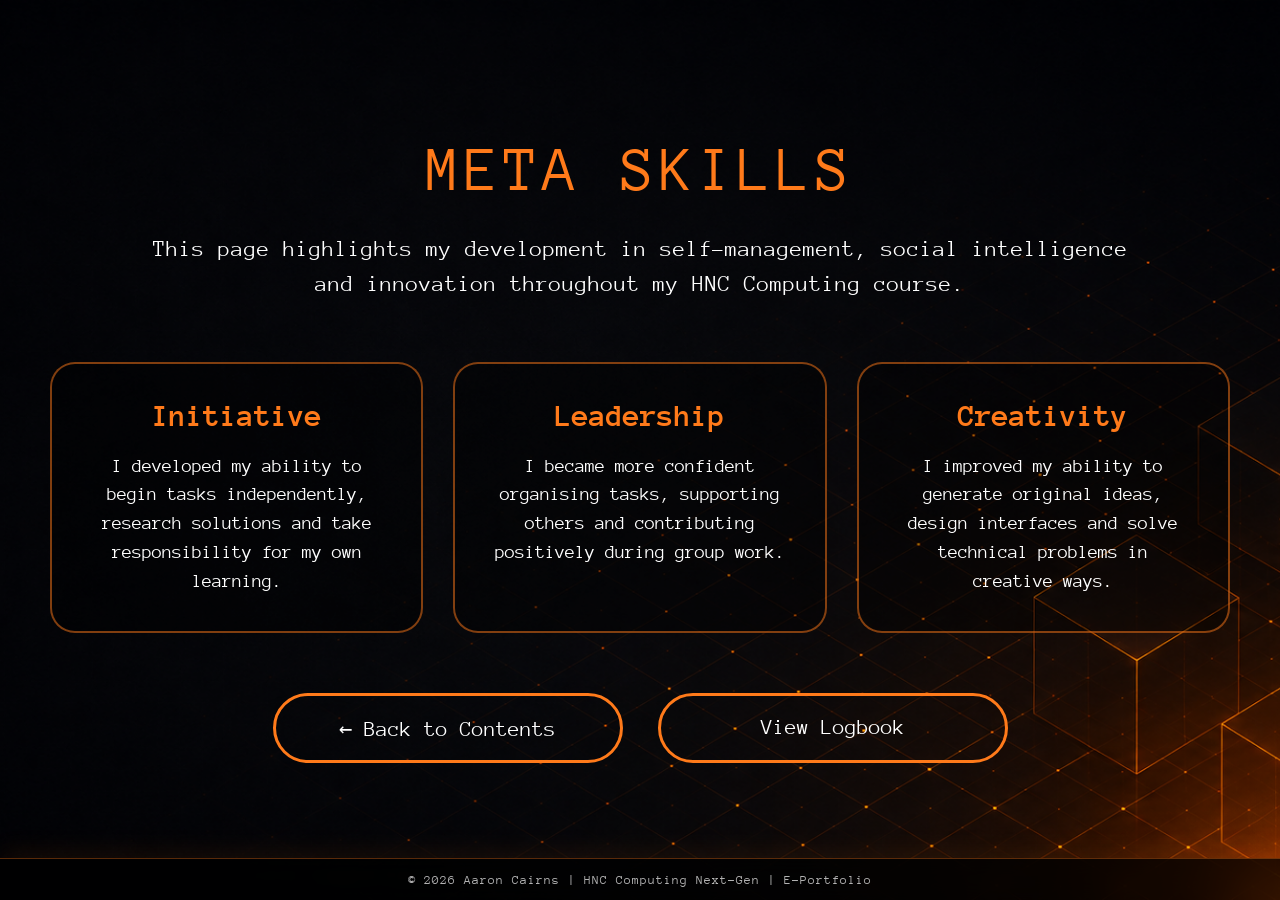
<file: Pages/meta.html>
<!DOCTYPE html>
<html lang="en">
<head>
    <meta charset="UTF-8">
    <meta name="viewport" content="width=device-width, initial-scale=1.0">
    <title>Meta Skills</title>
    <link rel="icon" href="favicon.ico">

    <link rel="stylesheet" href="../Styles/global.css">
    <link rel="stylesheet" href="../Styles/meta.css">

    <link rel="preconnect" href="https://fonts.googleapis.com">
    <link rel="preconnect" href="https://fonts.gstatic.com" crossorigin>
    <link rel="stylesheet" href="https://fonts.googleapis.com/css2?family=Anonymous+Pro:wght@400;700&display=swap">

</head>
<body>

<section class="meta-page">

    <div class="meta-content">

        <h1 class="meta-title">META SKILLS</h1>

        <p class="meta-intro">
            This page highlights my development in self-management, social intelligence
            and innovation throughout my HNC Computing course.
        </p>

        <div class="meta-cards">

            <div class="meta-card">
                <h2>Initiative</h2>
                <p>
                    I developed my ability to begin tasks independently, research solutions
                    and take responsibility for my own learning.
                </p>
            </div>

            <div class="meta-card">
                <h2>Leadership</h2>
                <p>
                    I became more confident organising tasks, supporting others and
                    contributing positively during group work.
                </p>
            </div>

            <div class="meta-card">
                <h2>Creativity</h2>
                <p>
                    I improved my ability to generate original ideas, design interfaces
                    and solve technical problems in creative ways.
                </p>
            </div>

        </div>

<div class="meta-buttons">

    <a href="contents.html"
       class="outline-btn">
        ← Back to Contents
    </a>

    <a href="../Assets/documents/Meta-skills Development Log - Aaron Cairns.docx"
       class="outline-btn"
       target="_blank">
        View Logbook
    </a>

</div>

    </div>

</section>
<footer class="footer">
 <p>© 2026 Aaron Cairns | HNC Computing Next-Gen | E-Portfolio</p>
</footer>
</body>
</html>
</file>
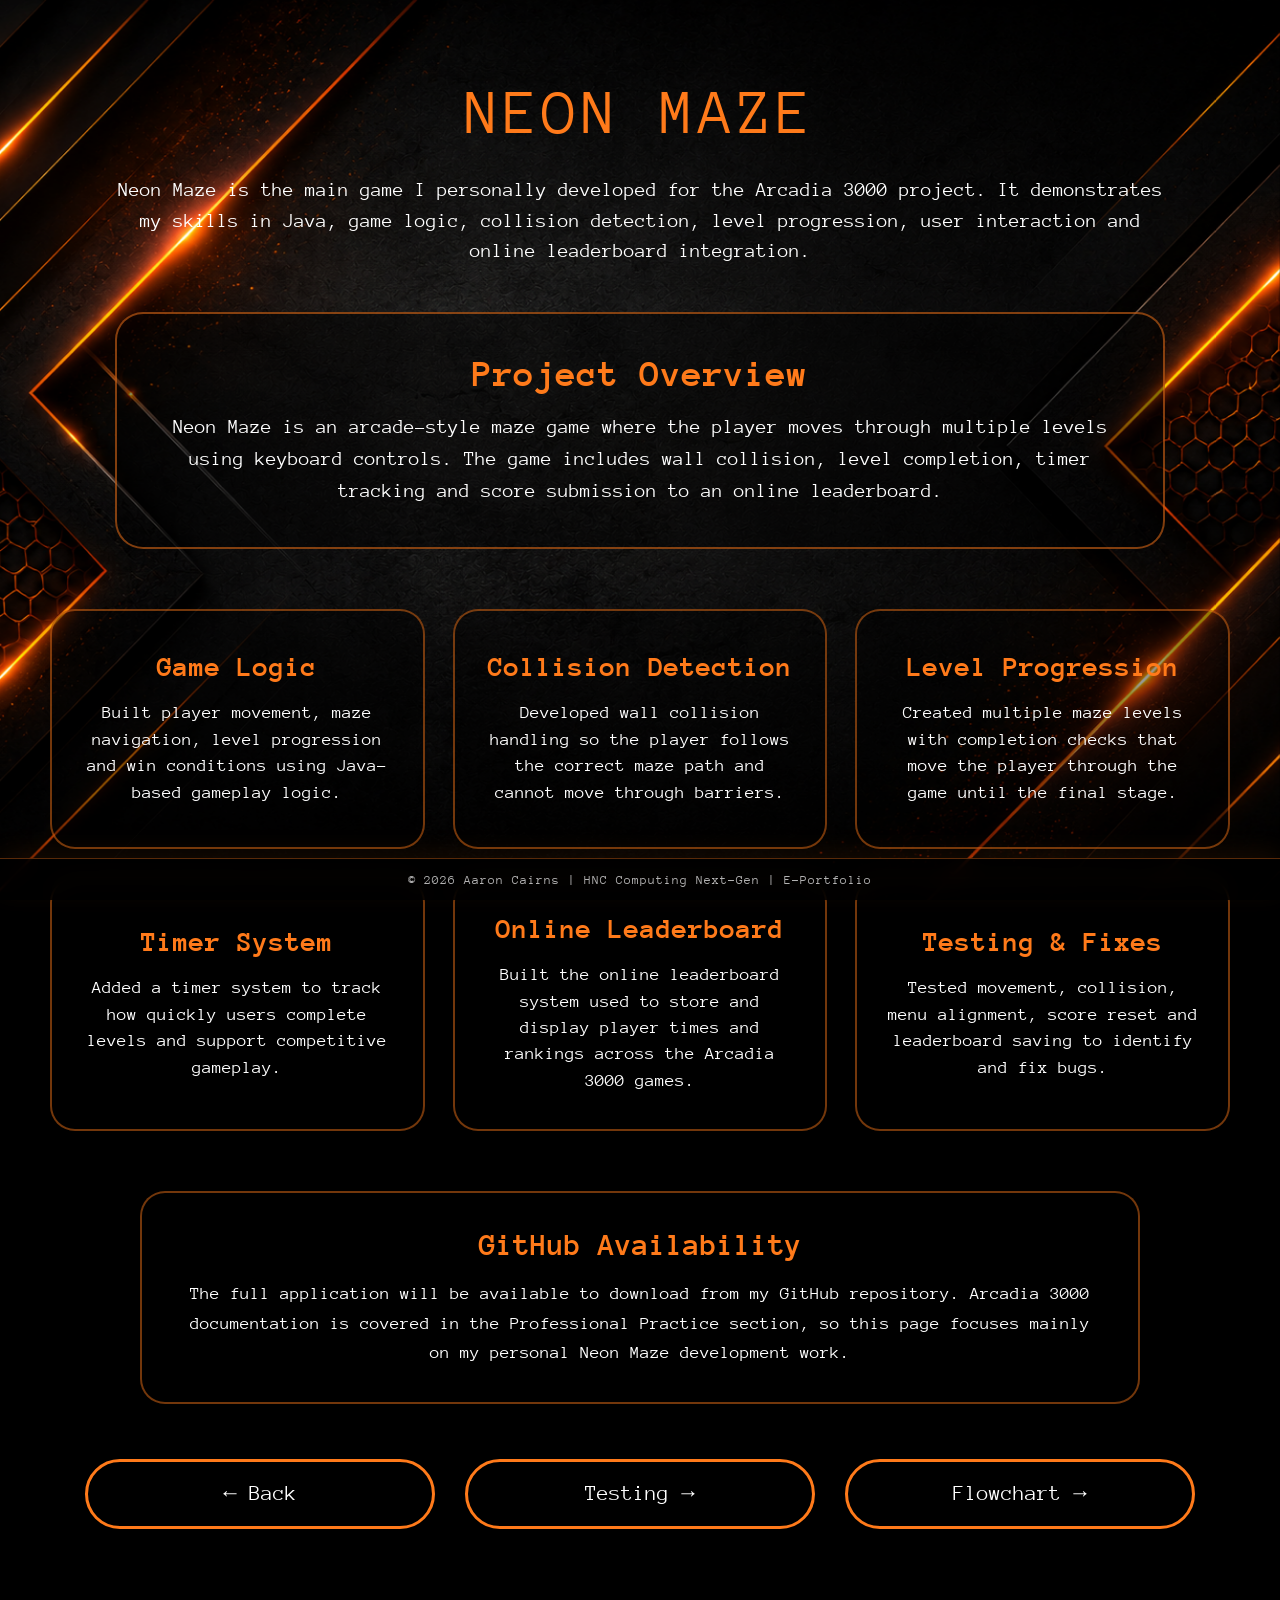
<file: Pages/neon_maze.html>
<!DOCTYPE html>
<html lang="en">
<head>
    <meta charset="UTF-8">
    <meta name="viewport" content="width=device-width, initial-scale=1.0">
    <title>Neon Maze</title>
    <link rel="icon" href="favicon.ico">

    <link rel="stylesheet" href="../Styles/global.css">
    <link rel="stylesheet" href="../Styles/neon_maze.css">

    <link rel="preconnect" href="https://fonts.googleapis.com">
    <link rel="preconnect" href="https://fonts.gstatic.com" crossorigin>
    <link rel="stylesheet" href="https://fonts.googleapis.com/css2?family=Anonymous+Pro:wght@400;700&display=swap">

</head>
<body>

<section class="neon-page">

    <div class="neon-content">

        <h1 class="neon-title">NEON MAZE</h1>

        <p class="neon-intro">
            Neon Maze is the main game I personally developed for the Arcadia 3000 project.
            It demonstrates my skills in Java, game logic, collision detection, level progression,
            user interaction and online leaderboard integration.
        </p>

        <div class="neon-highlight">

            <div class="neon-highlight-text">
                <h2>Project Overview</h2>

                <p>
                    Neon Maze is an arcade-style maze game where the player moves through
                    multiple levels using keyboard controls. The game includes wall collision,
                    level completion, timer tracking and score submission to an online leaderboard.
                </p>
            </div>

        </div>

        <div class="neon-grid">

            <div class="neon-card">
                <h2>Game Logic</h2>
                <p>
                    Built player movement, maze navigation, level progression and win conditions
                    using Java-based gameplay logic.
                </p>
            </div>

            <div class="neon-card">
                <h2>Collision Detection</h2>
                <p>
                    Developed wall collision handling so the player follows the correct maze path
                    and cannot move through barriers.
                </p>
            </div>

            <div class="neon-card">
                <h2>Level Progression</h2>
                <p>
                    Created multiple maze levels with completion checks that move the player
                    through the game until the final stage.
                </p>
            </div>

            <div class="neon-card">
                <h2>Timer System</h2>
                <p>
                    Added a timer system to track how quickly users complete levels and support
                    competitive gameplay.
                </p>
            </div>

            <div class="neon-card">
                <h2>Online Leaderboard</h2>
                <p>
                    Built the online leaderboard system used to store and display player times
                    and rankings across the Arcadia 3000 games.
                </p>
            </div>

            <div class="neon-card">
                <h2>Testing & Fixes</h2>
                <p>
                    Tested movement, collision, menu alignment, score reset and leaderboard
                    saving to identify and fix bugs.
                </p>
            </div>

        </div>

        <div class="neon-note">
            <h2>GitHub Availability</h2>

            <p>
                The full application will be available to download from my GitHub repository.
                Arcadia 3000 documentation is covered in the Professional Practice section,
                so this page focuses mainly on my personal Neon Maze development work.
            </p>
        </div>

        <div class="neon-buttons">

            <a href="soft_dev.html" class="outline-btn">
                ← Back
            </a>

            <a href="../Assets/documents/Neon Maze testing - Aaron Cairns.docx"
               class="outline-btn"
               target="_blank">
                Testing →
            </a>

            <a href="../Assets/documents/Flowchart - Aaron Cairns.docx"
               class="outline-btn"
               target="_blank">
                Flowchart →
            </a>

        </div>

    </div>

</section>
<footer class="footer">
 <p>© 2026 Aaron Cairns | HNC Computing Next-Gen | E-Portfolio</p>
</footer>
</body>
</html>
</file>
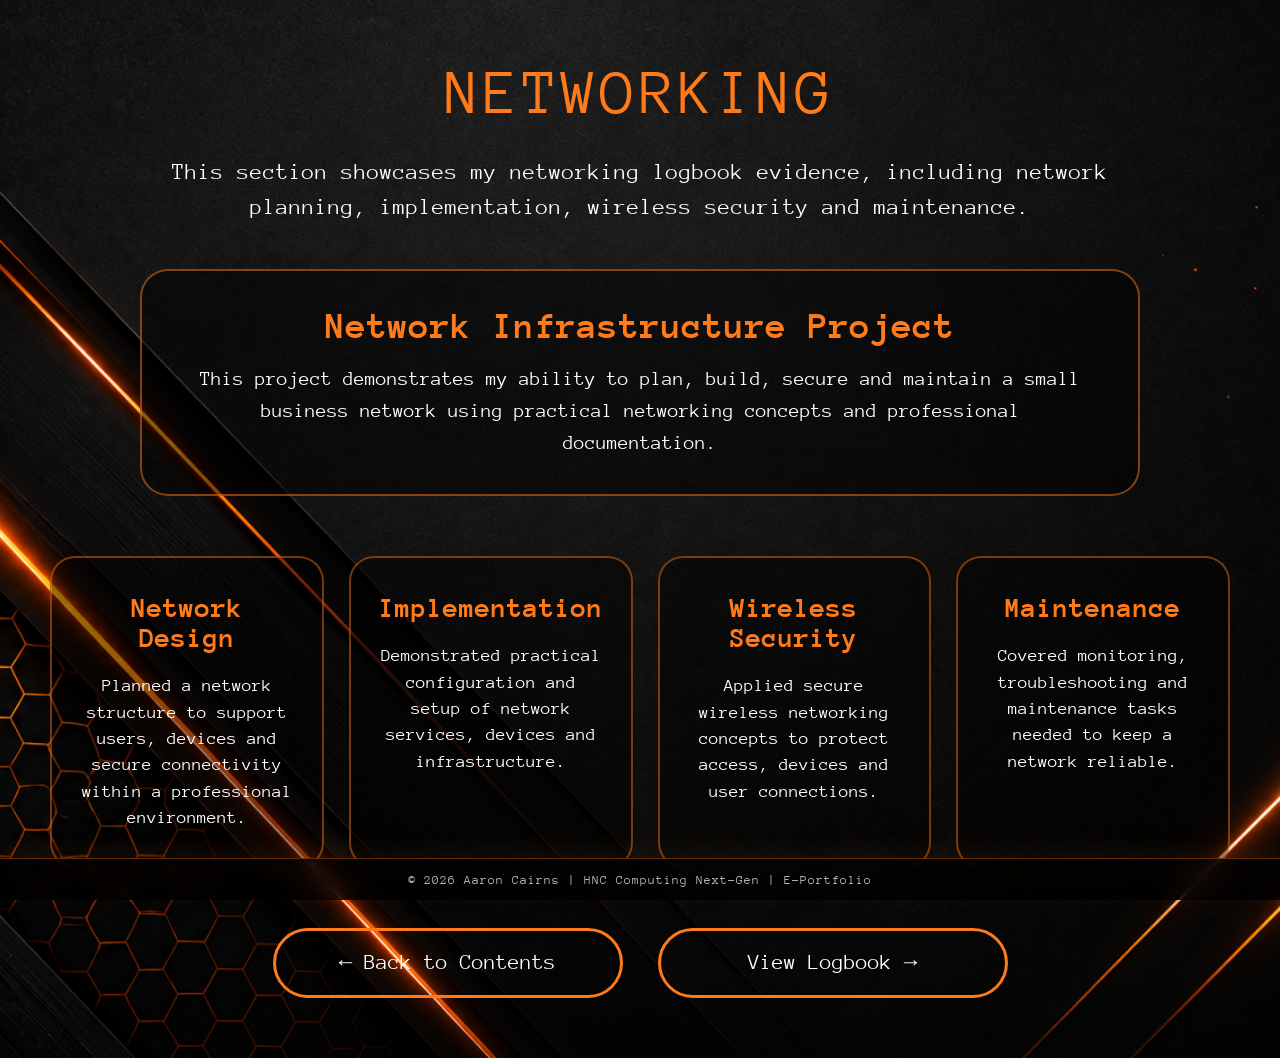
<file: Pages/network.html>
<!DOCTYPE html>
<html lang="en">
<head>
    <meta charset="UTF-8">
    <meta name="viewport" content="width=device-width, initial-scale=1.0">
    <title>Networking</title>
    <link rel="icon" href="favicon.ico">

    <link rel="stylesheet" href="../Styles/global.css">
    <link rel="stylesheet" href="../Styles/network.css">

    <link rel="preconnect" href="https://fonts.googleapis.com">
    <link rel="preconnect" href="https://fonts.gstatic.com" crossorigin>
    <link rel="stylesheet" href="https://fonts.googleapis.com/css2?family=Anonymous+Pro:wght@400;700&display=swap">

</head>
<body>

<section class="network-page">

    <div class="network-content">

        <h1 class="network-title">NETWORKING</h1>

        <p class="network-intro">
            This section showcases my networking logbook evidence, including
            network planning, implementation, wireless security and maintenance.
        </p>

        <div class="network-highlight">
            <h2>Network Infrastructure Project</h2>
            <p>
                This project demonstrates my ability to plan, build, secure and maintain
                a small business network using practical networking concepts and
                professional documentation.
            </p>
        </div>

        <div class="network-grid">

            <div class="network-card">
                <h2>Network Design</h2>
                <p>
                    Planned a network structure to support users, devices and secure
                    connectivity within a professional environment.
                </p>
            </div>

            <div class="network-card">
                <h2>Implementation</h2>
                <p>
                    Demonstrated practical configuration and setup of network services,
                    devices and infrastructure.
                </p>
            </div>

            <div class="network-card">
                <h2>Wireless Security</h2>
                <p>
                    Applied secure wireless networking concepts to protect access,
                    devices and user connections.
                </p>
            </div>

            <div class="network-card">
                <h2>Maintenance</h2>
                <p>
                    Covered monitoring, troubleshooting and maintenance tasks needed
                    to keep a network reliable.
                </p>
            </div>

        </div>

        <div class="network-buttons">

            <a href="contents.html" class="outline-btn">
                ← Back to Contents
            </a>

            <a href="../Assets/documents/J68S 47 Logbook - Aaron Cairns.docx"
               class="outline-btn"
               target="_blank">
                View Logbook →
            </a>

        </div>

    </div>

</section>
<footer class="footer">
 <p>© 2026 Aaron Cairns | HNC Computing Next-Gen | E-Portfolio</p>
</footer>
</body>
</html>
</file>
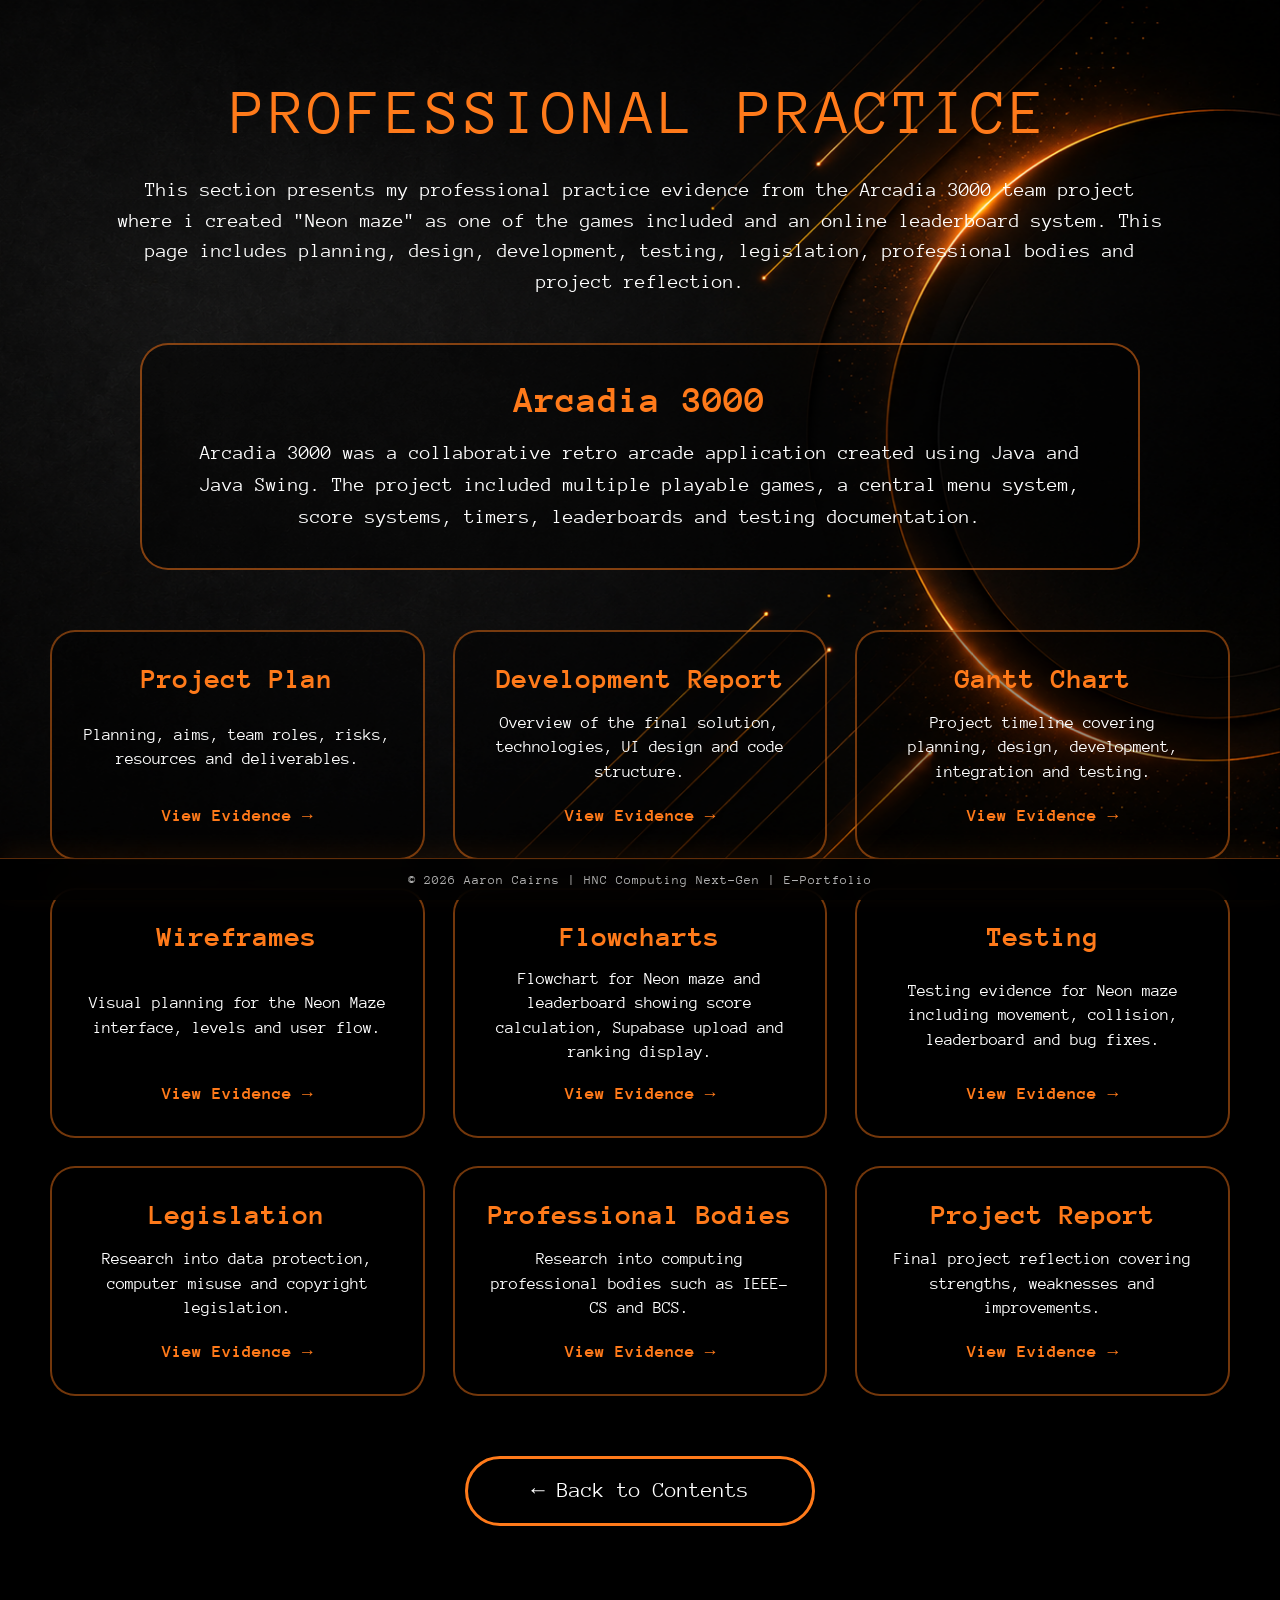
<file: Pages/prof_practice.html>
<!DOCTYPE html>
<html lang="en">
<head>
    <meta charset="UTF-8">
    <meta name="viewport" content="width=device-width, initial-scale=1.0">
    <title>Professional Practice</title>
    <link rel="icon" href="favicon.ico">

    <link rel="stylesheet" href="../Styles/global.css">
    <link rel="stylesheet" href="../Styles/prof_practice.css">

    <link rel="preconnect" href="https://fonts.googleapis.com">
    <link rel="preconnect" href="https://fonts.gstatic.com" crossorigin>
    <link rel="stylesheet" href="https://fonts.googleapis.com/css2?family=Anonymous+Pro:wght@400;700&display=swap">

</head>
<body>

<section class="practice-page">

    <div class="practice-content">

        <h1 class="practice-title">PROFESSIONAL PRACTICE</h1>

        <p class="practice-intro">
            This section presents my professional practice evidence from the
            Arcadia 3000 team project where i created "Neon maze" as one of the games included and an online leaderboard system. This page includes planning, design, development,
            testing, legislation, professional bodies and project reflection.
        </p>

        <div class="project-highlight">
            <h2>Arcadia 3000</h2>
            <p>
                Arcadia 3000 was a collaborative retro arcade application created using
                Java and Java Swing. The project included multiple playable games,
                a central menu system, score systems, timers, leaderboards and testing
                documentation.
            </p>
        </div>

        <div class="practice-grid">

            <a href="../Assets/documents/Project Plan - Aaron Cairns.docx" class="practice-card" target="_blank">
                <h2>Project Plan</h2>
                <p>Planning, aims, team roles, risks, resources and deliverables.</p>
                <span>View Evidence →</span>
            </a>

            <a href="../Assets/documents/Development report.docx" class="practice-card" target="_blank">
                <h2>Development Report</h2>
                <p>Overview of the final solution, technologies, UI design and code structure.</p>
                <span>View Evidence →</span>
            </a>

            <a href="../Assets/documents/Online Gantt 20260402.pdf" class="practice-card" target="_blank">
                <h2>Gantt Chart</h2>
                <p>Project timeline covering planning, design, development, integration and testing.</p>
                <span>View Evidence →</span>
            </a>

            <a href="../Assets/documents/Neon maze wireframe - Aaron Cairns.pptx" class="practice-card" target="_blank">
                <h2>Wireframes</h2>
                <p>Visual planning for the Neon Maze interface, levels and user flow.</p>
                <span>View Evidence →</span>
            </a>

            <a href="../Assets/documents/Flowchart - Aaron Cairns.docx" class="practice-card" target="_blank">
                <h2>Flowcharts</h2>
                <p>Flowchart for Neon maze and leaderboard showing score calculation, Supabase upload and ranking display.</p>
                <span>View Evidence →</span>
            </a>

            <a href="../Assets/documents/Neon Maze testing - Aaron Cairns.docx" class="practice-card" target="_blank">
                <h2>Testing</h2>
                <p>Testing evidence for Neon maze including movement, collision, leaderboard and bug fixes.</p>
                <span>View Evidence →</span>
            </a>

            <a href="../Assets/documents/legislation Exercise - Aaron Cairns.docx" class="practice-card" target="_blank">
                <h2>Legislation</h2>
                <p>Research into data protection, computer misuse and copyright legislation.</p>
                <span>View Evidence →</span>
            </a>

            <a href="../Assets/documents/Professional Bodies - Aaron Cairns.docx" class="practice-card" target="_blank">
                <h2>Professional Bodies</h2>
                <p>Research into computing professional bodies such as IEEE-CS and BCS.</p>
                <span>View Evidence →</span>
            </a>

            <a href="../Assets/documents/Project Report.docx" class="practice-card" target="_blank">
                <h2>Project Report</h2>
                <p>Final project reflection covering strengths, weaknesses and improvements.</p>
                <span>View Evidence →</span>
            </a>

        </div>

        <div class="practice-buttons">
            <a href="contents.html" class="outline-btn">← Back to Contents</a>
        </div>

    </div>

</section>
<footer class="footer">
 <p>© 2026 Aaron Cairns | HNC Computing Next-Gen | E-Portfolio</p>
</footer>
</body>
</html>
</file>
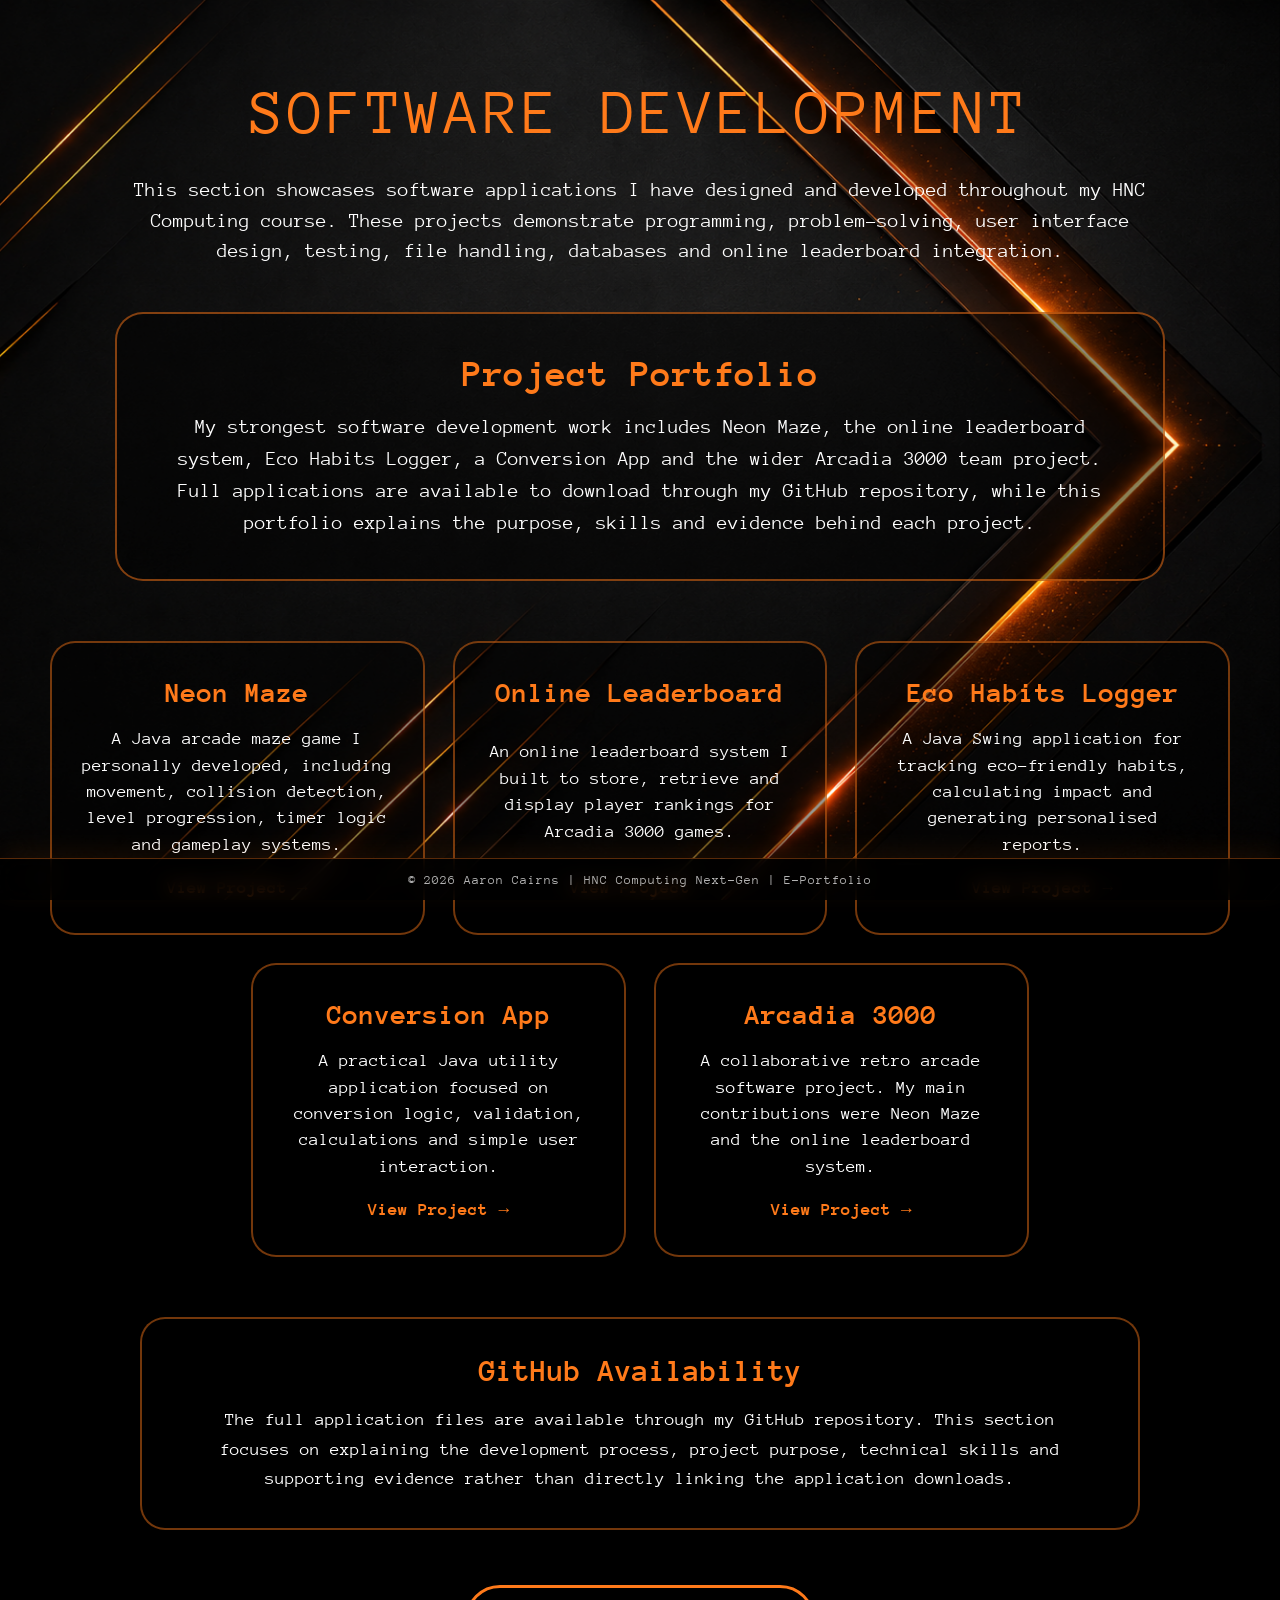
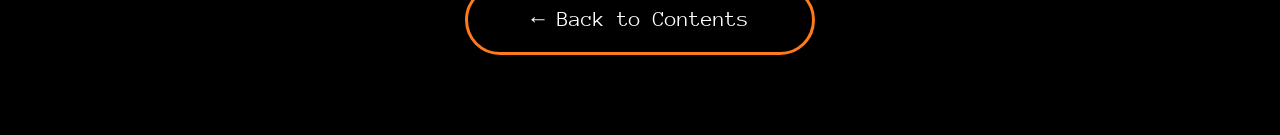
<file: Pages/soft_dev.html>
<!DOCTYPE html>
<html lang="en">
<head>
    <meta charset="UTF-8">
    <meta name="viewport" content="width=device-width, initial-scale=1.0">
    <title>Software Development</title>
    <link rel="icon" href="favicon.ico">

    <link rel="stylesheet" href="../Styles/global.css">
    <link rel="stylesheet" href="../Styles/soft_dev.css">

    <link rel="preconnect" href="https://fonts.googleapis.com">
    <link rel="preconnect" href="https://fonts.gstatic.com" crossorigin>
    <link rel="stylesheet" href="https://fonts.googleapis.com/css2?family=Anonymous+Pro:wght@400;700&display=swap">

</head>
<body>

<section class="software-page">

    <div class="software-content">

        <h1 class="software-title">SOFTWARE DEVELOPMENT</h1>

        <p class="software-intro">
            This section showcases software applications I have designed and developed
            throughout my HNC Computing course. These projects demonstrate programming,
            problem-solving, user interface design, testing, file handling, databases
            and online leaderboard integration.
        </p>

        <div class="software-highlight">

            <h2>Project Portfolio</h2>

            <p>
                My strongest software development work includes Neon Maze, the online
                leaderboard system, Eco Habits Logger, a Conversion App and the wider
                Arcadia 3000 team project. Full applications are available to download
                through my GitHub repository, while this portfolio explains the purpose,
                skills and evidence behind each project.
            </p>

        </div>

        <div class="software-grid">

            <a href="neon_maze.html" class="software-card">
                <h2>Neon Maze</h2>

                <p>
                    A Java arcade maze game I personally developed, including movement,
                    collision detection, level progression, timer logic and gameplay systems.
                </p>

                <span>View Project →</span>
            </a>

            <a href="leaderboard.html" class="software-card">
                <h2>Online Leaderboard</h2>

                <p>
                    An online leaderboard system I built to store, retrieve and display
                    player rankings for Arcadia 3000 games.
                </p>

                <span>View Project →</span>
            </a>

            <a href="eco_habits.html" class="software-card">
                <h2>Eco Habits Logger</h2>

                <p>
                    A Java Swing application for tracking eco-friendly habits, calculating
                    impact and generating personalised reports.
                </p>

                <span>View Project →</span>
            </a>

            <a href="conversion_app.html" class="software-card">
                <h2>Conversion App</h2>

                <p>
                    A practical Java utility application focused on conversion logic,
                    validation, calculations and simple user interaction.
                </p>

                <span>View Project →</span>
            </a>

            <a href="arcadia3000.html" class="software-card">
                <h2>Arcadia 3000</h2>

                <p>
                    A collaborative retro arcade software project. My main contributions
                    were Neon Maze and the online leaderboard system.
                </p>

                <span>View Project →</span>
            </a>

        </div>

        <div class="software-note">

            <h2>GitHub Availability</h2>

            <p>
                The full application files are available through my GitHub repository.
                This section focuses on explaining the development process, project purpose,
                technical skills and supporting evidence rather than directly linking the
                application downloads.
            </p>

        </div>

        <div class="software-buttons">

            <a href="contents.html" class="outline-btn">
                ← Back to Contents
            </a>

        </div>

    </div>

</section>
<footer class="footer">
 <p>© 2026 Aaron Cairns | HNC Computing Next-Gen | E-Portfolio</p>
</footer>
</body>
</html>
</file>
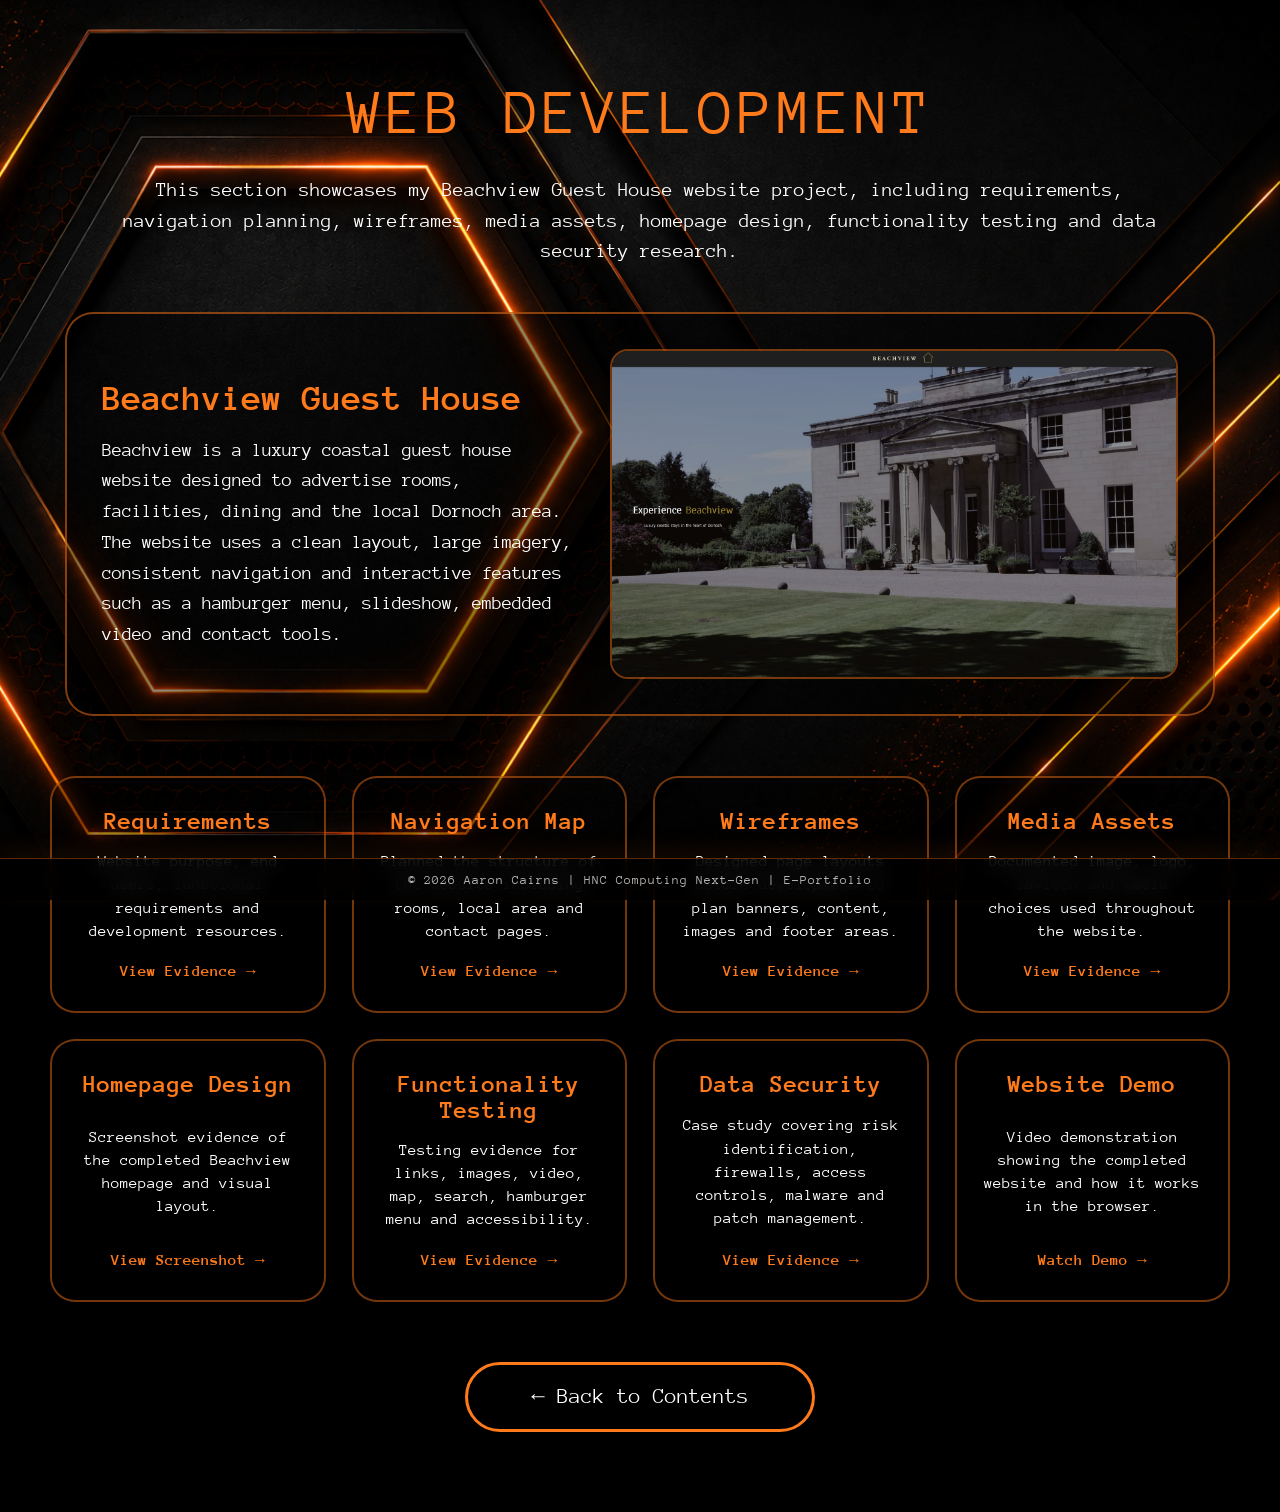
<file: Pages/web_dev.html>
<!DOCTYPE html>
<html lang="en">
<head>
    <meta charset="UTF-8">
    <meta name="viewport" content="width=device-width, initial-scale=1.0">
    <title>Web Development</title>
    <link rel="icon" href="favicon.ico">

    <link rel="stylesheet" href="../Styles/global.css">
    <link rel="stylesheet" href="../Styles/web_dev.css">

    <link rel="preconnect" href="https://fonts.googleapis.com">
    <link rel="preconnect" href="https://fonts.gstatic.com" crossorigin>
    <link rel="stylesheet" href="https://fonts.googleapis.com/css2?family=Anonymous+Pro:wght@400;700&display=swap">

</head>
<body>

<section class="web-page">

    <div class="web-content">

        <h1 class="web-title">WEB DEVELOPMENT</h1>

        <p class="web-intro">
            This section showcases my Beachview Guest House website project,
            including requirements, navigation planning, wireframes, media assets,
            homepage design, functionality testing and data security research.
        </p>

        <div class="web-highlight">
            <div class="web-highlight-text">
                <h2>Beachview Guest House</h2>
                <p>
                    Beachview is a luxury coastal guest house website designed to advertise
                    rooms, facilities, dining and the local Dornoch area. The website uses
                    a clean layout, large imagery, consistent navigation and interactive
                    features such as a hamburger menu, slideshow, embedded video and contact tools.
                </p>
            </div>

            <img src="../Assets/images/Beachview preview.png" alt="Beachview website homepage screenshot">
        </div>

        <div class="web-grid">

            <a href="../Assets/documents/Task 1 - Requirements- Aaron Cairns.docx" class="web-card" target="_blank">
                <h2>Requirements</h2>
                <p>Website purpose, end users, functional requirements and development resources.</p>
                <span>View Evidence →</span>
            </a>

            <a href="../Assets/documents/Task 2 - Nav map - Aaron Cairns.docx" class="web-card" target="_blank">
                <h2>Navigation Map</h2>
                <p>Planned the structure of the website including rooms, local area and contact pages.</p>
                <span>View Evidence →</span>
            </a>

            <a href="../Assets/documents/Task 3 - wireframe - Aaron Cairns.docx" class="web-card" target="_blank">
                <h2>Wireframes</h2>
                <p>Designed page layouts before development to plan banners, content, images and footer areas.</p>
                <span>View Evidence →</span>
            </a>

            <a href="../Assets/documents/Task 4 - Media - Aaron Cairns.docx" class="web-card" target="_blank">
                <h2>Media Assets</h2>
                <p>Documented image, logo, favicon and media choices used throughout the website.</p>
                <span>View Evidence →</span>
            </a>

            <a href="../Assets/images/Full beachview home page.jpeg" class="web-card" target="_blank">
                <h2>Homepage Design</h2>
                <p>Screenshot evidence of the completed Beachview homepage and visual layout.</p>
                <span>View Screenshot →</span>
            </a>

            <a href="../Assets/documents/Task 8 - Fuctionality test - Aaron Cairns.docx" class="web-card" target="_blank">
                <h2>Functionality Testing</h2>
                <p>Testing evidence for links, images, video, map, search, hamburger menu and accessibility.</p>
                <span>View Evidence →</span>
            </a>

            <a href="../Assets/documents/Data security case study - Aaron Cairns.docx" class="web-card" target="_blank">
                <h2>Data Security</h2>
                <p>Case study covering risk identification, firewalls, access controls, malware and patch management.</p>
                <span>View Evidence →</span>
            </a>

            <a href="../Assets/videos/Beachview video.mp4" class="web-card" target="_blank">
                <h2>Website Demo</h2>
                <p>Video demonstration showing the completed website and how it works in the browser.</p>
                <span>Watch Demo →</span>
            </a>

        </div>

        <div class="web-buttons">
            <a href="contents.html" class="outline-btn">← Back to Contents</a>
        </div>

    </div>

</section>
<footer class="footer">
 <p>© 2026 Aaron Cairns | HNC Computing Next-Gen | E-Portfolio</p>
</footer>
</body>
</html>
</file>
<file: Styles/global.css>
*{
    margin:0;
    padding:0;
    box-sizing:border-box;
}

:root{
    --primary:#ff7a1a;
    --primary-hover:#ff9345;
    --white:#ffffff;
    --dark:#000000;
}

html{
    scroll-behavior:smooth;
}

body{
    font-family:'Anonymous Pro', monospace;
    background:#000;
    color:#fff;
    overflow-x:hidden;
}

.outline-btn{
    display:inline-flex;
    justify-content:center;
    align-items:center;

    width:350px;
    height:70px;

    text-decoration:none;

    color:white;
    border:3px solid var(--primary);
    border-radius:999px;

    font-family:'Anonymous Pro', monospace;
    font-size:1.4rem;
    font-weight:400;

    transition:.3s ease;
}

.outline-btn:hover{
    background:var(--primary);
    color:black;
    transform:translateY(-3px);

    box-shadow:
        0 0 15px rgba(255,122,26,.4),
        0 0 30px rgba(255,122,26,.2);
}

@keyframes bgZoomOut{
    from{
        transform:scale(1.15);
    }

    to{
        transform:scale(1);
    }
}

@keyframes slideInLeft{
    from{
        opacity:0;
        transform:translateX(-80px);
        filter:blur(10px);
    }

    to{
        opacity:1;
        transform:translateX(0);
        filter:blur(0);
    }
}

@keyframes fadeUp{
    from{
        opacity:0;
        transform:translateY(30px);
        filter:blur(8px);
    }

    to{
        opacity:1;
        transform:translateY(0);
        filter:blur(0);
    }
}

@keyframes revealLetter{
    0%{
        opacity:0;
        transform:translateY(40px);
        filter:blur(10px);
    }

    60%{
        opacity:1;
        transform:translateY(-4px);
        filter:blur(0);
    }

    100%{
        opacity:1;
        transform:translateY(0);
        filter:blur(0);
    }
}

.footer{
    position:fixed;
    left:0;
    bottom:0;

    width:100%;
    height:42px;

    display:flex;
    justify-content:center;
    align-items:center;

    background:rgba(0,0,0,.75);
    border-top:1px solid rgba(255,122,26,.35);
    backdrop-filter:blur(10px);

    color:rgba(255,255,255,.7);
    font-size:.8rem;
    letter-spacing:1px;

    box-shadow:0 -8px 25px rgba(255,122,26,.08);

    z-index:9999;
}

.footer p{
    margin:0;
}

@media(max-width:700px){
    .footer{
        height:38px;
        font-size:.6rem;
        padding:0 10px;
        text-align:center;
    }
}
</file>
<file: Styles/index.css>
.hero{
    width:100%;
    min-height:100vh;
    position:relative;
    overflow:hidden;
    display:flex;
    align-items:center;
    padding-left:60px;
}

.hero::before{
    content:"";
    position:absolute;
    inset:0;
    background-image:url("../Assets/images/index.png");
    background-size:cover;
    background-position:center;
    background-repeat:no-repeat;
    transform:scale(1.15);
    animation:bgZoomOut 2.5s ease forwards;
    z-index:-1;
}

.hero-content{
    position:relative;
    z-index:2;
    width: 100%;
    max-width: 700px;
}

.title{
    display:flex;
    align-items:center;
    gap:20px;
    white-space:nowrap;
    font-size:clamp(70px,5vw,90px);
    line-height:1;
    font-weight:400;
    margin-bottom:35px;
}

.white-text{
    color:white;
    opacity:0;
    animation:slideInLeft 1s ease forwards;
}

.orange-text{
    color:var(--primary);
    white-space:nowrap;
}

.orange-text span{
    display:inline-block;
}

.subtitle{
    font-size:clamp(16px,1.2vw,24px);
    letter-spacing:1px;
    margin-bottom:60px;
    opacity:0;
    animation:fadeUp .8s ease forwards;
    animation-delay:1.2s;
}

.btn{
    display:inline-block;
    padding:18px 60px;
    border-radius:999px;
    background:var(--primary);
    color:#000;
    text-decoration:none;
    font-family:Arial, sans-serif;
    font-weight:700;
    font-size:1.1rem;
    opacity:0;
    animation:fadeUp .8s ease forwards;
    animation-delay:1.6s;
    transition:.3s ease;
}

.btn:hover{
    background:var(--primary-hover);
    transform:translateY(-4px);
    box-shadow:
        0 0 15px rgba(255,122,26,.4),
        0 0 30px rgba(255,122,26,.2);
}

@media(max-width:768px){
    .hero{
        padding:30px;
    }

    .title{
        flex-direction:column;
        align-items:flex-start;
        gap:10px;
        font-size:55px;
    }

    .subtitle{
        font-size:18px;
    }

    .btn{
        padding:15px 45px;
    }
}
</file>
<file: Styles/about.css>
.about-page{
    width:100%;
    min-height:100vh;
    position:relative;
    overflow:hidden;
    display:flex;
    justify-content:center;
    align-items:center;
    text-align:center;
    padding:40px;
}

.about-page::before{
    content:"";
    position:absolute;
    inset:0;
    background-image:url("../Assets/images/about.png");
    background-size:cover;
    background-position:center;
    background-repeat:no-repeat;
    z-index:-1;
}

.about-content{
    max-width:1250px;
    opacity:0;
    animation:fadeUp 1s ease forwards;
}

.about-title{
    color:var(--primary);
    font-size:clamp(42px,4vw,70px);
    font-weight:400;
    letter-spacing:4px;
    margin-bottom:70px;
}

.about-text{
    color:white;
    font-size:clamp(26px,2vw,42px);
    line-height:1.55;
    max-width:1250px;
    margin:0 auto 70px;
}

.about-buttons{
    display:flex;
    justify-content:center;
    align-items:center;
    gap:40px;
}

.about-btn{
    padding:16px 80px;
}

@media (max-width:768px){

    .about-page{
        height:auto;
        min-height:100vh;
        padding:40px 25px;
    }

    .about-title{
        font-size:clamp(34px,10vw,52px);
        margin-bottom:40px;
        letter-spacing:2px;
    }

    .about-text{
        font-size:clamp(18px,5vw,24px);
        line-height:1.6;
        margin:0 auto 40px;
    }

    .about-buttons{
        flex-direction:column;
        gap:20px;
    }

    .outline-btn,
    .about-btn{
        width:260px;
        text-align:center;
    }
}
</file>
<file: Styles/arcadia3000.css>
.arcadia-page{
    width:100%;
    min-height:100vh;

    position:relative;
    overflow-x:hidden;

    display:flex;
    justify-content:center;
    align-items:flex-start;

    text-align:center;

    padding:80px 50px;
}

.arcadia-page::before{
    content:"";

    position:fixed;
    inset:0;

    background-image:url("../Assets/images/page\ \(3\).png");
    background-size:cover;
    background-position:center;
    background-repeat:no-repeat;

    z-index:-1;
}

.arcadia-content{
    max-width:1300px;
    animation:fadeUp 1s ease forwards;
}

.arcadia-title{
    color:var(--primary);

    font-size:clamp(45px,5vw,85px);
    font-weight:400;

    letter-spacing:4px;

    margin-bottom:30px;
}

.arcadia-intro{
    max-width:1050px;

    margin:0 auto 45px;

    font-size:clamp(18px,1.6vw,28px);
    line-height:1.5;
}

.arcadia-highlight{
    max-width:1050px;

    margin:0 auto 60px;

    padding:40px 50px;

    border:2px solid rgba(255,122,26,.5);
    border-radius:28px;

    background:rgba(0,0,0,.45);
    backdrop-filter:blur(8px);
}

.arcadia-highlight h2{
    color:var(--primary);

    font-size:2.4rem;

    margin-bottom:18px;
}

.arcadia-highlight p{
    font-size:1.25rem;
    line-height:1.6;
}

.arcadia-grid{
    display:grid;
    grid-template-columns:repeat(3,1fr);

    gap:28px;

    margin-bottom:60px;
}

.arcadia-card{
    min-height:240px;

    padding:35px 30px;

    display:flex;
    flex-direction:column;
    justify-content:center;
    align-items:center;

    border:2px solid rgba(255,122,26,.45);
    border-radius:25px;

    background:rgba(0,0,0,.4);
    backdrop-filter:blur(8px);

    transition:.3s ease;
}

.arcadia-card:hover{
    transform:translateY(-8px);

    border-color:var(--primary);

    box-shadow:
        0 0 15px rgba(255,122,26,.4),
        0 0 30px rgba(255,122,26,.2);
}

.arcadia-card h2{
    color:var(--primary);

    font-size:1.8rem;

    margin-bottom:18px;
}

.arcadia-card p{
    font-size:1.1rem;
    line-height:1.5;
}

.arcadia-note{
    max-width:1000px;

    margin:0 auto 60px;

    padding:35px 45px;

    border:2px solid rgba(255,122,26,.45);
    border-radius:25px;

    background:rgba(0,0,0,.4);
    backdrop-filter:blur(8px);
}

.arcadia-note h2{
    color:var(--primary);

    font-size:2rem;

    margin-bottom:18px;
}

.arcadia-note p{
    font-size:1.15rem;
    line-height:1.6;
    margin-bottom:15px;
}

.arcadia-buttons{
    display:flex;
    justify-content:center;
    align-items:center;

    gap:30px;

    flex-wrap:wrap;
}

@media(max-width:1000px){

    .arcadia-grid{
        grid-template-columns:repeat(2,1fr);
    }
}

@media(max-width:700px){

    .arcadia-page{
        padding:50px 20px;
    }

    .arcadia-grid{
        grid-template-columns:1fr;
    }

    .arcadia-highlight,
    .arcadia-note{
        padding:28px 22px;
    }

    .arcadia-buttons{
        flex-direction:column;
    }
}
</file>
<file: Styles/cloud.css>
.cloud-page{
    width:100%;
    min-height:100vh;
    position:relative;
    overflow-x:hidden;

    display:flex;
    justify-content:center;
    align-items:flex-start;

    text-align:center;

    padding:80px 50px;
}

.cloud-page::before{
    content:"";
    position:fixed;
    inset:0;

    background-image:url("../Assets/images/page\ \(7\).png");
    background-size:cover;
    background-position:center;
    background-repeat:no-repeat;

    z-index:-1;
}

.cloud-content{
    max-width:1250px;
    animation:fadeUp 1s ease forwards;
}

.cloud-title{
    color:var(--primary);

    font-size:clamp(45px,5vw,85px);
    font-weight:400;

    letter-spacing:4px;

    margin-bottom:30px;
}

.cloud-intro{
    max-width:1050px;

    margin:0 auto 45px;

    font-size:clamp(18px,1.6vw,28px);
    line-height:1.5;
}

.cloud-highlight{
    max-width:1000px;

    margin:0 auto 60px;

    padding:35px 45px;

    border:2px solid rgba(255,122,26,.5);
    border-radius:28px;

    background:rgba(0,0,0,.45);
    backdrop-filter:blur(8px);
}

.cloud-highlight h2{
    color:var(--primary);

    font-size:2.4rem;

    margin-bottom:18px;
}

.cloud-highlight p{
    font-size:1.25rem;
    line-height:1.6;
}

.cloud-grid{
    display:grid;
    grid-template-columns:repeat(6, 1fr);
    gap:28px;

    margin-bottom:40px;
}

.cloud-card:nth-child(1){
    grid-column:1 / span 2;
}

.cloud-card:nth-child(2){
    grid-column:3 / span 2;
}

.cloud-card:nth-child(3){
    grid-column:5 / span 2;
}

.cloud-card:nth-child(4){
    grid-column:2 / span 2;
}

.cloud-card:nth-child(5){
    grid-column:4 / span 2;
}

.cloud-card{
    min-height:240px;

    padding:32px 28px;

    display:flex;
    flex-direction:column;
    justify-content:space-between;
    align-items:center;

    text-decoration:none;
    color:white;

    border:2px solid rgba(255,122,26,.45);
    border-radius:25px;

    background:rgba(0,0,0,.4);
    backdrop-filter:blur(8px);

    transition:.3s ease;
}

.cloud-card:hover{
    transform:translateY(-8px);

    border-color:var(--primary);

    box-shadow:
        0 0 15px rgba(255,122,26,.4),
        0 0 30px rgba(255,122,26,.2);
}

.cloud-card h2{
    color:var(--primary);

    font-size:1.8rem;

    margin-bottom:15px;
}

.cloud-card p{
    font-size:1.05rem;
    line-height:1.45;

    margin-bottom:20px;
}

.cloud-card span{
    color:var(--primary);

    font-weight:700;
    font-size:1.1rem;
}

.cloud-buttons{
    display:flex;
    justify-content:center;
}

@media(max-width:1000px){

    .cloud-grid{
        grid-template-columns:repeat(2, 1fr);
    }

    .cloud-card:nth-child(n){
        grid-column:auto;
    }
}

@media(max-width:700px){

    .cloud-page{
        padding:50px 20px;
    }

    .cloud-title{
        font-size:clamp(36px,10vw,54px);
        letter-spacing:2px;
    }

    .cloud-intro{
        font-size:clamp(17px,5vw,23px);
        margin-bottom:35px;
    }

    .cloud-highlight{
        padding:28px 22px;
        margin-bottom:40px;
    }

    .cloud-highlight h2{
        font-size:1.8rem;
    }

    .cloud-highlight p{
        font-size:1.05rem;
    }

    .cloud-grid{
        grid-template-columns:1fr;
        gap:22px;
    }

    .cloud-card{
        min-height:auto;
        padding:28px 22px;
    }

    .cloud-card h2{
        font-size:1.6rem;
    }

    .cloud-card p{
        font-size:1rem;
    }

    .cloud-buttons{
        margin-top:30px;
    }

    .outline-btn{
        width:260px;
        height:58px;
        font-size:1.4rem;
    }
}
</file>
<file: Styles/contact.css>
.contact-page{
    width:100%;
    min-height:100vh;
    position:relative;
    overflow:hidden;
    display:flex;
    justify-content:center;
    align-items:center;
    text-align:center;
}

.contact-page::before{
    content:"";
    position:absolute;
    inset:0;
    background-image:url("../Assets/images/contact.png");
    background-size:cover;
    background-position:center;
    background-repeat:no-repeat;
    z-index:-1;
}

.contact-content{
    max-width:900px;
    animation:fadeUp 1s ease forwards;
}

.contact-title{
    color:var(--primary);
    font-size:clamp(50px,5vw,90px);
    font-weight:400;
    letter-spacing:4px;
    margin-bottom:60px;
}

.contact-card{
    display:flex;
    flex-direction:column;
    gap:35px;
    padding:50px;
    border:2px solid rgba(255,122,26,.4);
    border-radius:30px;
    backdrop-filter:blur(8px);
    margin-bottom:50px;
}

.contact-item h2{
    color:var(--primary);
    font-size:1.8rem;
    margin-bottom:12px;
}

.contact-item a{
    color:white;
    text-decoration:none;
    font-size:1.4rem;
    transition:.3s ease;
}

.contact-item a:hover{
    color:var(--primary);
}
</file>
<file: Styles/contents.css>
.contents-page{
    width:100%;
    min-height:100vh;
    position:relative;
    overflow:hidden;
    display:flex;
    align-items:center;
    padding-left:120px;
}
 
.contents-page::before{
    content:"";
    position:absolute;
    inset:0;
    background-image:url("../Assets/images/contents.png");
    background-size:cover;
    background-position:center;
    background-repeat:no-repeat;
    transform:scale(1.1);
    animation:bgZoomOut 2.5s ease forwards;
    z-index:-1;
}
 
.contents-content{
    position:relative;
    z-index:2;
    animation:fadeUp 1s ease forwards;
    width: 100%;
    max-width: 700px;
}
 
.contents-title{
    color:#ff7a1a;
    font-size:clamp(60px,6vw,100px);
    font-weight:400;
    letter-spacing:3px;
    margin-bottom:40px;
}
 
.contents-buttons{
    display:flex;
    flex-direction:column;
    gap:25px;
}
 
.contents-btn{
    width:420px;
    height:70px;
    display:flex;
    justify-content:center;
    align-items:center;
    text-decoration:none;
    font-family:'Anonymous Pro', monospace;
    font-size:1.7rem;
    font-weight:700;
    color:white;
    border:3px solid var(--primary);
    border-radius:999px;
    background:transparent;
    transition:.3s ease;
}
 
.contents-btn:hover{
    background:var(--primary);
    color:black;
    box-shadow:
        0 0 15px rgba(255,122,26,.4),
        0 0 30px rgba(255,122,26,.2);
    transform:translateX(10px);
}
 
.back-content-btn{
    margin-top:10px;
}
 
@media(max-width:768px){
    .contents-page{
        justify-content:center;
        padding:40px 20px;
        text-align:center;
    }
 
    .contents-title{
        font-size:55px;
    }
 
    .contents-btn{
        width:300px;
        height:62px;
        font-size:1.3rem;
    }
}
</file>
<file: Styles/conversion_app.css>
.conversion-page{
    width:100%;
    min-height:100vh;

    position:relative;
    overflow-x:hidden;

    display:flex;
    justify-content:center;
    align-items:flex-start;

    text-align:center;

    padding:80px 50px;
}

.conversion-page::before{
    content:"";

    position:fixed;
    inset:0;

    background-image:url("../Assets/images/page\ \(4\).png");
    background-size:cover;
    background-position:center;
    background-repeat:no-repeat;

    z-index:-1;
}

.conversion-content{
    max-width:1300px;

    animation:fadeUp 1s ease forwards;
}

.conversion-title{
    color:var(--primary);

    font-size:clamp(45px,5vw,85px);
    font-weight:400;

    letter-spacing:4px;

    margin-bottom:30px;
}

.conversion-intro{
    max-width:1050px;

    margin:0 auto 45px;

    font-size:clamp(18px,1.6vw,28px);
    line-height:1.5;
}

.conversion-highlight{
    max-width:1050px;

    margin:0 auto 60px;

    padding:40px 50px;

    border:2px solid rgba(255,122,26,.5);
    border-radius:28px;

    background:rgba(0,0,0,.45);
    backdrop-filter:blur(8px);
}

.conversion-highlight h2{
    color:var(--primary);

    font-size:2.4rem;

    margin-bottom:18px;
}

.conversion-highlight p{
    font-size:1.25rem;
    line-height:1.6;
}

.conversion-grid{
    display:grid;
    grid-template-columns:repeat(3, 1fr);

    gap:28px;

    margin-bottom:60px;
}

.conversion-card{
    min-height:240px;

    padding:35px 30px;

    display:flex;
    flex-direction:column;
    justify-content:center;
    align-items:center;

    border:2px solid rgba(255,122,26,.45);
    border-radius:25px;

    background:rgba(0,0,0,.4);
    backdrop-filter:blur(8px);

    transition:.3s ease;
}

.conversion-card:hover{
    transform:translateY(-8px);

    border-color:var(--primary);

    box-shadow:
        0 0 15px rgba(255,122,26,.4),
        0 0 30px rgba(255,122,26,.2);
}

.conversion-card h2{
    color:var(--primary);

    font-size:1.8rem;

    margin-bottom:18px;
}

.conversion-card p{
    font-size:1.1rem;
    line-height:1.5;
}

.conversion-note{
    max-width:1000px;

    margin:0 auto 55px;

    padding:35px 45px;

    border:2px solid rgba(255,122,26,.45);
    border-radius:25px;

    background:rgba(0,0,0,.4);
    backdrop-filter:blur(8px);
}

.conversion-note h2{
    color:var(--primary);

    font-size:2rem;

    margin-bottom:18px;
}

.conversion-note p{
    font-size:1.15rem;
    line-height:1.6;
}

.conversion-buttons{
    display:flex;
    justify-content:center;
    align-items:center;
}

@media(max-width:1000px){

    .conversion-grid{
        grid-template-columns:repeat(2, 1fr);
    }
}

@media(max-width:700px){

    .conversion-page{
        padding:50px 20px;
    }

    .conversion-grid{
        grid-template-columns:1fr;
    }

    .conversion-highlight,
    .conversion-note{
        padding:28px 22px;
    }
}
</file>
<file: Styles/eco_habits.css>
.eco-page{
    width:100%;
    min-height:100vh;

    position:relative;
    overflow-x:hidden;

    display:flex;
    justify-content:center;
    align-items:flex-start;

    text-align:center;

    padding:80px 50px;
}

.eco-page::before{
    content:"";

    position:fixed;
    inset:0;

    background-image:url("../Assets/images/page\ \(2\).png");
    background-size:cover;
    background-position:center;
    background-repeat:no-repeat;

    z-index:-1;
}

.eco-content{
    max-width:1300px;

    animation:fadeUp 1s ease forwards;
}

.eco-title{
    color:var(--primary);

    font-size:clamp(45px,5vw,85px);
    font-weight:400;

    letter-spacing:4px;

    margin-bottom:30px;
}

.eco-intro{
    max-width:1050px;

    margin:0 auto 45px;

    font-size:clamp(18px,1.6vw,28px);
    line-height:1.5;
}

.eco-highlight{
    max-width:1050px;

    margin:0 auto 60px;

    padding:40px 50px;

    border:2px solid rgba(255,122,26,.5);
    border-radius:28px;

    background:rgba(0,0,0,.45);
    backdrop-filter:blur(8px);
}

.eco-highlight h2{
    color:var(--primary);

    font-size:2.4rem;

    margin-bottom:18px;
}

.eco-highlight p{
    font-size:1.25rem;
    line-height:1.6;
}

.eco-grid{
    display:grid;
    grid-template-columns:repeat(3, 1fr);

    gap:28px;

    margin-bottom:60px;
}

.eco-card{
    min-height:240px;

    padding:35px 30px;

    display:flex;
    flex-direction:column;
    justify-content:center;
    align-items:center;

    border:2px solid rgba(255,122,26,.45);
    border-radius:25px;

    background:rgba(0,0,0,.4);
    backdrop-filter:blur(8px);

    transition:.3s ease;
}

.eco-card:hover{
    transform:translateY(-8px);

    border-color:var(--primary);

    box-shadow:
        0 0 15px rgba(255,122,26,.4),
        0 0 30px rgba(255,122,26,.2);
}

.eco-card h2{
    color:var(--primary);

    font-size:1.8rem;

    margin-bottom:18px;
}

.eco-card p{
    font-size:1.1rem;
    line-height:1.5;
}

.eco-note{
    max-width:1000px;

    margin:0 auto 55px;

    padding:35px 45px;

    border:2px solid rgba(255,122,26,.45);
    border-radius:25px;

    background:rgba(0,0,0,.4);
    backdrop-filter:blur(8px);
}

.eco-note h2{
    color:var(--primary);

    font-size:2rem;

    margin-bottom:18px;
}

.eco-note p{
    font-size:1.15rem;
    line-height:1.6;
}

.eco-buttons{
    display:flex;
    justify-content:center;
    align-items:center;

    gap:30px;

    flex-wrap:wrap;
}

@media(max-width:1000px){

    .eco-grid{
        grid-template-columns:repeat(2, 1fr);
    }
}

@media(max-width:700px){

    .eco-page{
        padding:50px 20px;
    }

    .eco-grid{
        grid-template-columns:1fr;
    }

    .eco-highlight,
    .eco-note{
        padding:28px 22px;
    }

    .eco-buttons{
        flex-direction:column;
    }
}
</file>
<file: Styles/leaderboard.css>
.leaderboard-page{
    width:100%;
    min-height:100vh;

    position:relative;
    overflow-x:hidden;

    display:flex;
    justify-content:center;
    align-items:flex-start;

    text-align:center;

    padding:80px 50px;
}

.leaderboard-page::before{
    content:"";

    position:fixed;
    inset:0;

    background-image:url("../Assets/images/page\ \(1\).png");
    background-size:cover;
    background-position:center;
    background-repeat:no-repeat;

    z-index:-1;
}

.leaderboard-content{
    max-width:1300px;
    animation:fadeUp 1s ease forwards;
}

.leaderboard-title{
    color:var(--primary);

    font-size:clamp(45px,5vw,85px);
    font-weight:400;

    letter-spacing:4px;

    margin-bottom:30px;
}

.leaderboard-intro{
    max-width:1000px;

    margin:0 auto 50px;

    font-size:clamp(18px,1.6vw,28px);
    line-height:1.5;
}

.leaderboard-highlight{
    max-width:1000px;

    margin:0 auto 60px;

    padding:40px 50px;

    border:2px solid rgba(255,122,26,.5);
    border-radius:28px;

    background:rgba(0,0,0,.45);
    backdrop-filter:blur(8px);
}

.leaderboard-highlight h2{
    color:var(--primary);

    font-size:2.3rem;

    margin-bottom:20px;
}

.leaderboard-highlight p{
    font-size:1.2rem;
    line-height:1.6;
}

.leaderboard-grid{
    display:grid;
    grid-template-columns:repeat(3, 1fr);

    gap:28px;

    margin-bottom:60px;
}

.leaderboard-card{
    min-height:240px;

    padding:35px 30px;

    display:flex;
    flex-direction:column;
    justify-content:center;
    align-items:center;

    border:2px solid rgba(255,122,26,.45);
    border-radius:25px;

    background:rgba(0,0,0,.4);
    backdrop-filter:blur(8px);

    transition:.3s ease;
}

.leaderboard-card:hover{
    transform:translateY(-8px);

    border-color:var(--primary);

    box-shadow:
        0 0 15px rgba(255,122,26,.4),
        0 0 30px rgba(255,122,26,.2);
}

.leaderboard-card h2{
    color:var(--primary);

    font-size:1.8rem;

    margin-bottom:18px;
}

.leaderboard-card p{
    font-size:1.1rem;
    line-height:1.5;
}

.leaderboard-tech{
    max-width:1000px;

    margin:0 auto 60px;

    padding:35px;

    border:2px solid rgba(255,122,26,.45);
    border-radius:25px;

    background:rgba(0,0,0,.4);
}

.leaderboard-tech h2{
    color:var(--primary);

    margin-bottom:30px;

    font-size:2rem;
}

.skills-list{
    display:flex;
    justify-content:center;
    gap:15px;

    flex-wrap:wrap;
}

.skills-list span{
    padding:12px 20px;

    border:1px solid rgba(255,122,26,.5);
    border-radius:30px;

    color:var(--primary);
}

.leaderboard-note{
    max-width:900px;

    margin:0 auto 60px;

    padding:35px;

    border:2px solid rgba(255,122,26,.45);
    border-radius:25px;

    background:rgba(0,0,0,.4);
}

.leaderboard-note h2{
    color:var(--primary);

    margin-bottom:18px;
}

.leaderboard-note p{
    line-height:1.6;
    font-size:1.1rem;
}

.leaderboard-buttons{
    display:flex;
    justify-content:center;
}

@media(max-width:1000px){

    .leaderboard-grid{
        grid-template-columns:repeat(2,1fr);
    }
}

@media(max-width:700px){

    .leaderboard-page{
        padding:50px 20px;
    }

    .leaderboard-grid{
        grid-template-columns:1fr;
    }

    .leaderboard-highlight,
    .leaderboard-tech,
    .leaderboard-note{
        padding:25px;
    }
}
</file>
<file: Styles/meta.css>
.meta-page{
    width:100%;
    min-height:100vh;
    position:relative;
    overflow:hidden;
    display:flex;
    justify-content:center;
    align-items:center;
    text-align:center;
    padding:50px;
}

.meta-page::before{
    content:"";
    position:absolute;
    inset:0;
    background-image:url("../Assets/images/meta.png");
    background-size:cover;
    background-position:center;
    background-repeat:no-repeat;
    z-index:-1;
}

.meta-content{
    max-width:1200px;
    animation:fadeUp 1s ease forwards;
}

.meta-title{
    color:var(--primary);
    font-size:clamp(50px,5vw,90px);
    font-weight:400;
    letter-spacing:4px;
    margin-bottom:30px;
}

.meta-intro{
    font-size:clamp(20px,1.8vw,32px);
    line-height:1.5;
    max-width:1000px;
    margin:0 auto 60px;
}

.meta-cards{
    display:grid;
    grid-template-columns:repeat(3, 1fr);
    gap:30px;
    margin-bottom:60px;
}

.meta-card{
    padding:35px;
    border:2px solid rgba(255,122,26,.5);
    border-radius:25px;
    background:rgba(0,0,0,.35);
    backdrop-filter:blur(8px);
    transition:.3s ease;
}

.meta-card:hover{
    transform:translateY(-8px);
    box-shadow:
        0 0 15px rgba(255,122,26,.4),
        0 0 30px rgba(255,122,26,.2);
}

.meta-card h2{
    color:var(--primary);
    font-size:2rem;
    margin-bottom:20px;
}

.meta-card p{
    font-size:1.2rem;
    line-height:1.5;
}

.meta-buttons{
    display:flex;
    justify-content:center;
    gap:35px;
}

@media(max-width:900px){
    .meta-cards{
        grid-template-columns:1fr;
    }

    .meta-buttons{
        flex-direction:column;
        align-items:center;
    }
}
</file>
<file: Styles/neon_maze.css>
.neon-page{
    width:100%;
    min-height:100vh;

    position:relative;
    overflow-x:hidden;

    display:flex;
    justify-content:center;
    align-items:flex-start;

    text-align:center;

    padding:80px 50px;
}

.neon-page::before{
    content:"";

    position:fixed;
    inset:0;

    background-image:url("../Assets/images/page\ \(6\).png");
    background-size:cover;
    background-position:center;
    background-repeat:no-repeat;

    z-index:-1;
}

.neon-content{
    max-width:1300px;

    animation:fadeUp 1s ease forwards;
}

.neon-title{
    color:var(--primary);

    font-size:clamp(45px,5vw,85px);
    font-weight:400;

    letter-spacing:4px;

    margin-bottom:30px;
}

.neon-intro{
    max-width:1050px;

    margin:0 auto 45px;

    font-size:clamp(18px,1.6vw,28px);
    line-height:1.5;
}

.neon-highlight{
    max-width:1050px;

    margin:0 auto 60px;

    padding:40px 50px;

    border:2px solid rgba(255,122,26,.5);
    border-radius:28px;

    background:rgba(0,0,0,.45);
    backdrop-filter:blur(8px);
}

.neon-highlight-text h2{
    color:var(--primary);

    font-size:2.4rem;

    margin-bottom:18px;
}

.neon-highlight-text p{
    font-size:1.25rem;
    line-height:1.6;
}

.neon-grid{
    display:grid;
    grid-template-columns:repeat(3, 1fr);

    gap:28px;

    margin-bottom:60px;
}

.neon-card{
    min-height:240px;

    padding:35px 30px;

    display:flex;
    flex-direction:column;
    justify-content:center;
    align-items:center;

    border:2px solid rgba(255,122,26,.45);
    border-radius:25px;

    background:rgba(0,0,0,.4);
    backdrop-filter:blur(8px);

    transition:.3s ease;
}

.neon-card:hover{
    transform:translateY(-8px);

    border-color:var(--primary);

    box-shadow:
        0 0 15px rgba(255,122,26,.4),
        0 0 30px rgba(255,122,26,.2);
}

.neon-card h2{
    color:var(--primary);

    font-size:1.8rem;

    margin-bottom:18px;
}

.neon-card p{
    font-size:1.1rem;
    line-height:1.5;
}

.neon-note{
    max-width:1000px;

    margin:0 auto 55px;

    padding:35px 45px;

    border:2px solid rgba(255,122,26,.45);
    border-radius:25px;

    background:rgba(0,0,0,.4);
    backdrop-filter:blur(8px);
}

.neon-note h2{
    color:var(--primary);

    font-size:2rem;

    margin-bottom:18px;
}

.neon-note p{
    font-size:1.15rem;
    line-height:1.6;
}

.neon-buttons{
    display:flex;
    justify-content:center;
    align-items:center;

    gap:30px;

    flex-wrap:wrap;
}

@media(max-width:1000px){

    .neon-grid{
        grid-template-columns:repeat(2, 1fr);
    }
}

@media(max-width:700px){

    .neon-page{
        padding:50px 20px;
    }

    .neon-grid{
        grid-template-columns:1fr;
    }

    .neon-highlight,
    .neon-note{
        padding:28px 22px;
    }

    .neon-buttons{
        flex-direction:column;
    }
}
</file>
<file: Styles/network.css>
.network-page{
    width:100%;
    min-height:100vh;

    position:relative;
    overflow:hidden;

    display:flex;
    justify-content:center;
    align-items:center;

    text-align:center;
    padding:60px 50px;
}

.network-page::before{
    content:"";
    position:absolute;
    inset:0;

    background-image:url("../Assets/images/page\ \(8\).png");
    background-size:cover;
    background-position:center;
    background-repeat:no-repeat;

    z-index:-1;
}

.network-content{
    max-width:1200px;
    animation:fadeUp 1s ease forwards;
}

.network-title{
    color:var(--primary);

    font-size:clamp(50px,5vw,90px);
    font-weight:400;

    letter-spacing:4px;

    margin-bottom:30px;
}

.network-intro{
    font-size:clamp(20px,1.8vw,32px);
    line-height:1.5;

    max-width:1000px;

    margin:0 auto 45px;
}

.network-highlight{
    max-width:1000px;

    margin:0 auto 60px;

    padding:35px 45px;

    border:2px solid rgba(255,122,26,.5);
    border-radius:28px;

    background:rgba(0,0,0,.45);
    backdrop-filter:blur(8px);
}

.network-highlight h2{
    color:var(--primary);

    font-size:2.4rem;

    margin-bottom:18px;
}

.network-highlight p{
    font-size:1.25rem;
    line-height:1.6;
}

.network-grid{
    display:grid;
    grid-template-columns:repeat(4, 1fr);

    gap:25px;

    margin-bottom:60px;
}

.network-card{
    min-height:240px;

    padding:35px 28px;

    border:2px solid rgba(255,122,26,.45);
    border-radius:25px;

    background:rgba(0,0,0,.4);
    backdrop-filter:blur(8px);

    transition:.3s ease;
}

.network-card:hover{
    transform:translateY(-8px);

    border-color:var(--primary);

    box-shadow:
        0 0 15px rgba(255,122,26,.4),
        0 0 30px rgba(255,122,26,.2);
}

.network-card h2{
    color:var(--primary);

    font-size:1.8rem;

    margin-bottom:20px;
}

.network-card p{
    font-size:1.1rem;
    line-height:1.5;
}

.network-buttons{
    display:flex;
    justify-content:center;
    gap:35px;
}

@media(max-width:1100px){

    .network-grid{
        grid-template-columns:repeat(2, 1fr);
    }
}

@media(max-width:700px){

    .network-page{
        padding:50px 20px;
    }

    .network-grid{
        grid-template-columns:1fr;
    }

    .network-buttons{
        flex-direction:column;
        align-items:center;
    }

    .network-highlight{
        padding:28px 22px;
    }
}
</file>
<file: Styles/prof_practice.css>
.practice-page{
    width:100%;
    min-height:100vh;
    position:relative;
    overflow-x:hidden;

    display:flex;
    justify-content:center;
    align-items:flex-start;

    text-align:center;
    padding:80px 50px;
}

.practice-page::before{
    content:"";
    position:fixed;
    inset:0;

    background-image:url("../Assets/images/prof-practice.png");
    background-size:cover;
    background-position:center;
    background-repeat:no-repeat;

    z-index:-1;
}

.practice-content{
    max-width:1300px;
    animation:fadeUp 1s ease forwards;
}

.practice-title{
    color:var(--primary);
    font-size:clamp(45px,5vw,85px);
    font-weight:400;
    letter-spacing:4px;
    margin-bottom:30px;
}

.practice-intro{
    max-width:1050px;
    margin:0 auto 45px;

    font-size:clamp(18px,1.6vw,28px);
    line-height:1.5;
}

.project-highlight{
    max-width:1000px;
    margin:0 auto 60px;

    padding:35px 45px;

    border:2px solid rgba(255,122,26,.5);
    border-radius:28px;

    background:rgba(0,0,0,.45);
    backdrop-filter:blur(8px);
}

.project-highlight h2{
    color:var(--primary);
    font-size:2.4rem;
    margin-bottom:18px;
}

.project-highlight p{
    font-size:1.25rem;
    line-height:1.6;
}

.practice-grid{
    display:grid;
    grid-template-columns:repeat(3, 1fr);
    gap:28px;

    margin-bottom:60px;
}

.practice-card{
    min-height:230px;

    padding:32px 28px;

    display:flex;
    flex-direction:column;
    justify-content:space-between;
    align-items:center;

    text-decoration:none;
    color:white;

    border:2px solid rgba(255,122,26,.45);
    border-radius:25px;

    background:rgba(0,0,0,.4);
    backdrop-filter:blur(8px);

    transition:.3s ease;
}

.practice-card:hover{
    transform:translateY(-8px);

    border-color:var(--primary);

    box-shadow:
        0 0 15px rgba(255,122,26,.4),
        0 0 30px rgba(255,122,26,.2);
}

.practice-card h2{
    color:var(--primary);

    font-size:1.8rem;
    margin-bottom:15px;
}

.practice-card p{
    font-size:1.05rem;
    line-height:1.45;
    margin-bottom:20px;
}

.practice-card span{
    color:var(--primary);
    font-weight:700;
    font-size:1.1rem;
}

.practice-buttons{
    display:flex;
    justify-content:center;
}

@media(max-width:1000px){

    .practice-grid{
        grid-template-columns:repeat(2, 1fr);
    }
}

@media(max-width:700px){

    .practice-page{
        padding:50px 20px;
    }

    .practice-grid{
        grid-template-columns:1fr;
    }

    .project-highlight{
        padding:28px 22px;
    }
}
</file>
<file: Styles/soft_dev.css>
.software-page{
    width:100%;
    min-height:100vh;

    position:relative;
    overflow-x:hidden;

    display:flex;
    justify-content:center;
    align-items:flex-start;

    text-align:center;

    padding:80px 50px;
}

.software-page::before{
    content:"";

    position:fixed;
    inset:0;

    background-image:url("../Assets/images/page\ \(9\).png");
    background-size:cover;
    background-position:center;
    background-repeat:no-repeat;

    z-index:-1;
}

.software-content{
    max-width:1300px;

    animation:fadeUp 1s ease forwards;
}

.software-title{
    color:var(--primary);

    font-size:clamp(45px,5vw,85px);
    font-weight:400;

    letter-spacing:4px;

    margin-bottom:30px;
}

.software-intro{
    max-width:1050px;

    margin:0 auto 45px;

    font-size:clamp(18px,1.6vw,28px);
    line-height:1.5;
}

.software-highlight{
    max-width:1050px;

    margin:0 auto 60px;

    padding:40px 50px;

    border:2px solid rgba(255,122,26,.5);
    border-radius:28px;

    background:rgba(0,0,0,.45);
    backdrop-filter:blur(8px);
}

.software-highlight h2{
    color:var(--primary);

    font-size:2.4rem;

    margin-bottom:18px;
}

.software-highlight p{
    font-size:1.25rem;
    line-height:1.6;
}

.software-grid{
    display:grid;
    grid-template-columns:repeat(6, 1fr);

    gap:28px;

    margin-bottom:60px;
}

.software-card{
    min-height:260px;

    padding:35px 30px;

    display:flex;
    flex-direction:column;
    justify-content:space-between;
    align-items:center;

    text-decoration:none;
    color:white;

    border:2px solid rgba(255,122,26,.45);
    border-radius:25px;

    background:rgba(0,0,0,.4);
    backdrop-filter:blur(8px);

    transition:.3s ease;
}

.software-card:nth-child(1){
    grid-column:1 / span 2;
}

.software-card:nth-child(2){
    grid-column:3 / span 2;
}

.software-card:nth-child(3){
    grid-column:5 / span 2;
}

.software-card:nth-child(4){
    grid-column:2 / span 2;
}

.software-card:nth-child(5){
    grid-column:4 / span 2;
}

.software-card:hover{
    transform:translateY(-8px);

    border-color:var(--primary);

    box-shadow:
        0 0 15px rgba(255,122,26,.4),
        0 0 30px rgba(255,122,26,.2);
}

.software-card h2{
    color:var(--primary);

    font-size:1.8rem;

    margin-bottom:18px;
}

.software-card p{
    font-size:1.1rem;
    line-height:1.5;

    margin-bottom:20px;
}

.software-card span{
    color:var(--primary);

    font-weight:700;
    font-size:1.1rem;
}

.software-note{
    max-width:1000px;

    margin:0 auto 55px;

    padding:35px 45px;

    border:2px solid rgba(255,122,26,.45);
    border-radius:25px;

    background:rgba(0,0,0,.4);
    backdrop-filter:blur(8px);
}

.software-note h2{
    color:var(--primary);

    font-size:2rem;

    margin-bottom:18px;
}

.software-note p{
    font-size:1.15rem;
    line-height:1.6;
}

.software-buttons{
    display:flex;
    justify-content:center;
    align-items:center;
}

@media(max-width:1000px){

    .software-grid{
        grid-template-columns:repeat(2, 1fr);
    }

    .software-card:nth-child(n){
        grid-column:auto;
    }
}

@media(max-width:700px){

    .software-page{
        padding:50px 20px;
    }

    .software-grid{
        grid-template-columns:1fr;
    }

    .software-highlight,
    .software-note{
        padding:28px 22px;
    }
}
</file>
<file: Styles/web_dev.css>
.web-page{
    width:100%;
    min-height:100vh;
    position:relative;
    overflow-x:hidden;

    display:flex;
    justify-content:center;
    align-items:flex-start;

    text-align:center;
    padding:80px 50px;
}

.web-page::before{
    content:"";
    position:fixed;
    inset:0;

    background-image:url("../Assets/images/page\ \(5\).png");
    background-size:cover;
    background-position:center;
    background-repeat:no-repeat;

    z-index:-1;
}

.web-content{
    max-width:1300px;
    animation:fadeUp 1s ease forwards;
}

.web-title{
    color:var(--primary);
    font-size:clamp(45px,5vw,85px);
    font-weight:400;
    letter-spacing:4px;
    margin-bottom:30px;
}

.web-intro{
    max-width:1050px;
    margin:0 auto 45px;

    font-size:clamp(18px,1.6vw,28px);
    line-height:1.5;
}

.web-highlight{
    display:grid;
    grid-template-columns:1fr 1.2fr;
    gap:35px;
    align-items:center;

    max-width:1150px;
    margin:0 auto 60px;

    padding:35px;

    border:2px solid rgba(255,122,26,.5);
    border-radius:28px;

    background:rgba(0,0,0,.45);
    backdrop-filter:blur(8px);
}

.web-highlight-text{
    text-align:left;
}

.web-highlight-text h2{
    color:var(--primary);
    font-size:2.3rem;
    margin-bottom:18px;
}

.web-highlight-text p{
    font-size:1.2rem;
    line-height:1.6;
}

.web-highlight img{
    width:100%;
    height:330px;
    object-fit:cover;
    object-position:top;
    border-radius:18px;
    border:2px solid rgba(255,122,26,.45);
}

.web-grid{
    display:grid;
    grid-template-columns:repeat(4, 1fr);
    gap:26px;
    margin-bottom:60px;
}

.web-card{
    min-height:230px;

    padding:30px 24px;

    display:flex;
    flex-direction:column;
    justify-content:space-between;
    align-items:center;

    text-decoration:none;
    color:white;

    border:2px solid rgba(255,122,26,.45);
    border-radius:25px;

    background:rgba(0,0,0,.4);
    backdrop-filter:blur(8px);

    transition:.3s ease;
}

.web-card:hover{
    transform:translateY(-8px);
    border-color:var(--primary);

    box-shadow:
        0 0 15px rgba(255,122,26,.4),
        0 0 30px rgba(255,122,26,.2);
}

.web-card h2{
    color:var(--primary);
    font-size:1.55rem;
    margin-bottom:15px;
}

.web-card p{
    font-size:1rem;
    line-height:1.45;
    margin-bottom:20px;
}

.web-card span{
    color:var(--primary);
    font-weight:700;
    font-size:1rem;
}

.web-buttons{
    display:flex;
    justify-content:center;
}

@media(max-width:1100px){

    .web-grid{
        grid-template-columns:repeat(2, 1fr);
    }

    .web-highlight{
        grid-template-columns:1fr;
        text-align:center;
    }

    .web-highlight-text{
        text-align:center;
    }
}

@media(max-width:700px){

    .web-page{
        padding:50px 20px;
    }

    .web-grid{
        grid-template-columns:1fr;
    }

    .web-highlight{
        padding:25px;
    }

    .web-highlight img{
        height:250px;
    }
}
</file>
